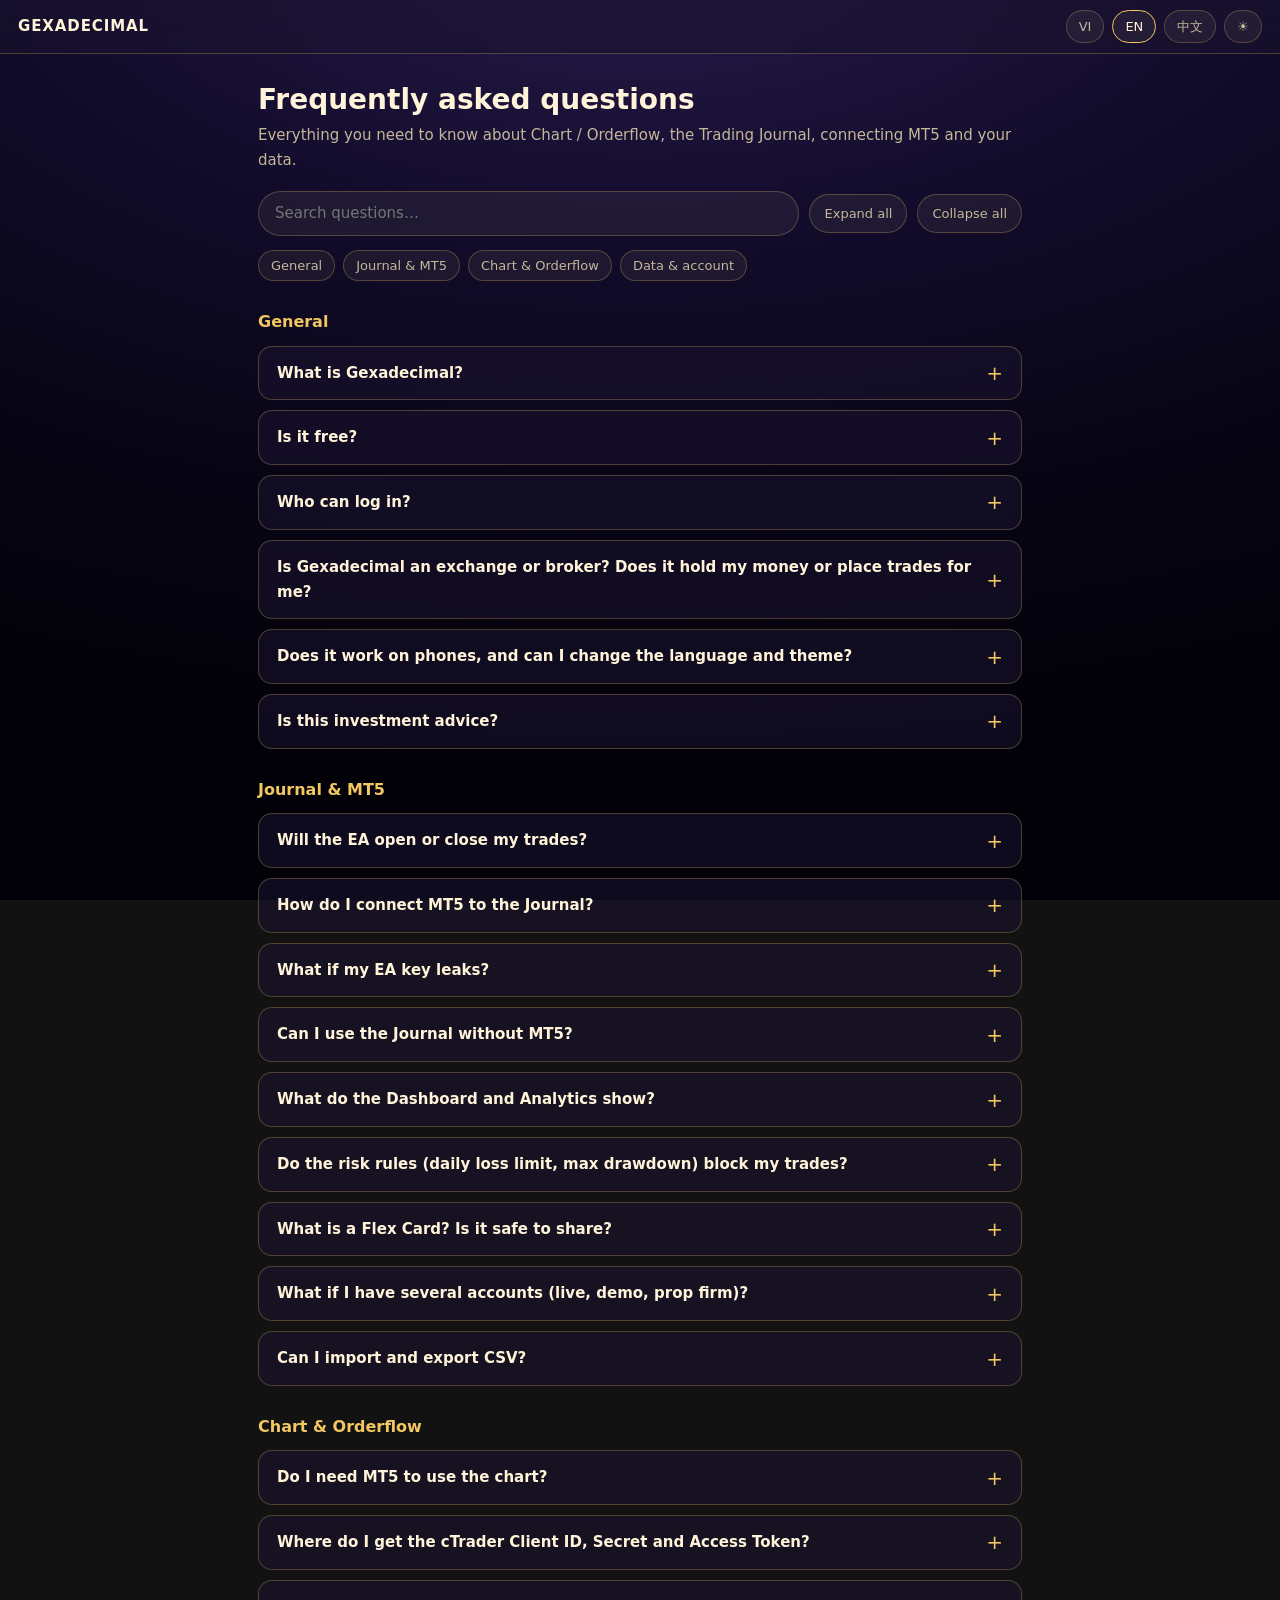
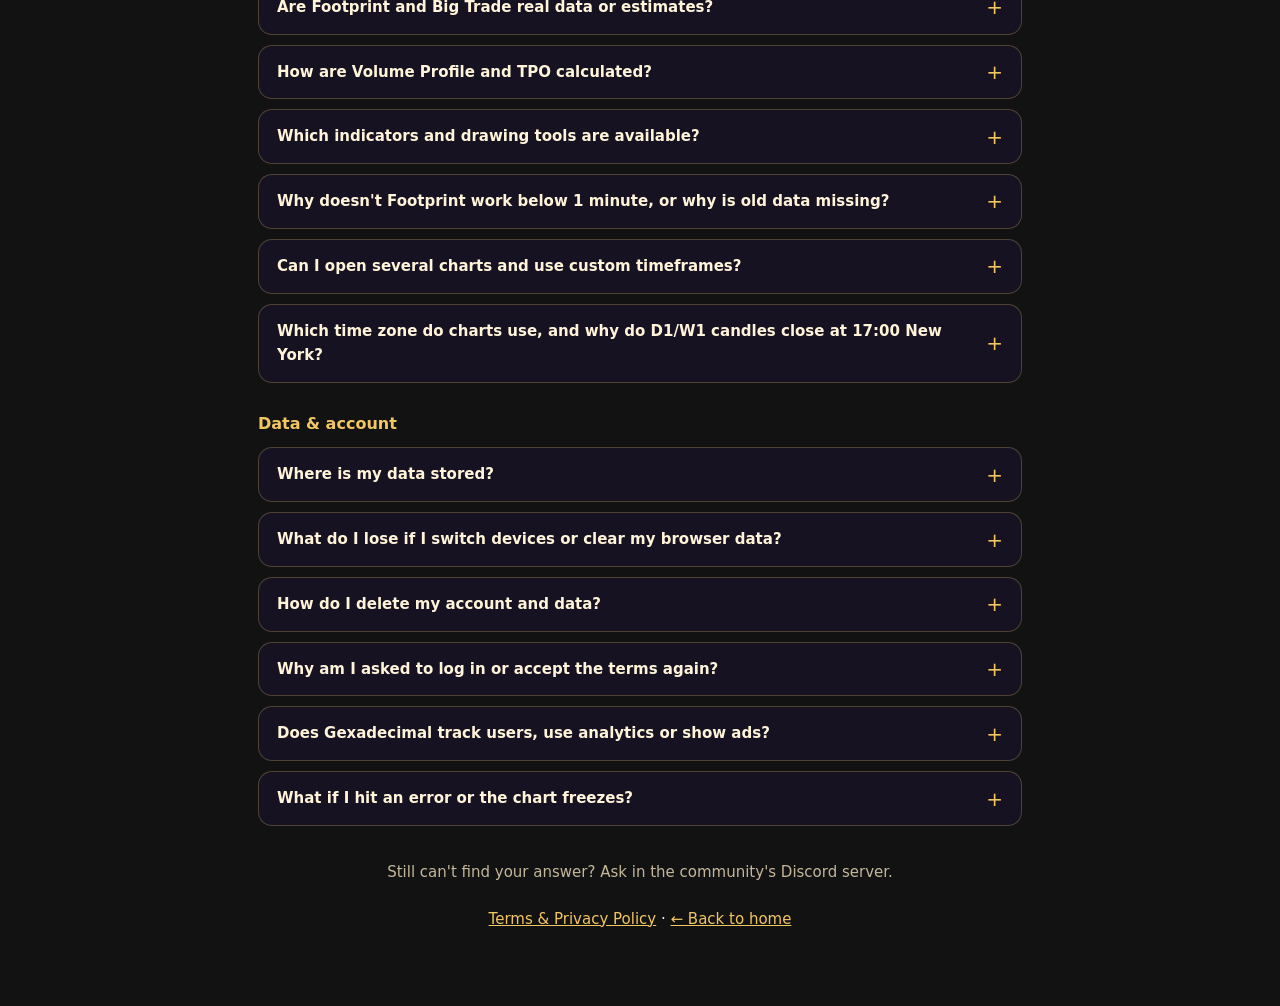
<file: faq.html>
<!DOCTYPE html>
<html lang="vi" data-l="vi" data-theme="dark">
<head>
<meta charset="utf-8">
<meta name="viewport" content="width=device-width, initial-scale=1, viewport-fit=cover">
<title>Câu hỏi thường gặp – Gexadecimal</title>
<meta name="description" content="Câu hỏi thường gặp về Gexadecimal: đăng nhập Discord, kết nối MT5, cTrader, Footprint, dữ liệu và tài khoản.">
<style>
/* Trang FAQ có link cố định. Không nạp Google Fonts để trang này không gửi IP người đọc sang Google. */
:root{--bgg:radial-gradient(130% 95% at 50% -10%,#2b1c4f 0%,#120c2b 38%,#070514 70%,#020108 100%);--card:rgba(26,19,48,.58);--ink:#fff4d9;--mut:#c4b79a;--line:rgba(244,201,106,.26);--inp:rgba(255,236,190,.06);--acc:#f2c660;color-scheme:dark}
:root[data-theme="light"]{--bgg:radial-gradient(130% 95% at 50% -10%,#fff6dc 0%,#f6ecff 45%,#efe6fb 75%,#e9e0f6 100%);--card:rgba(255,251,240,.8);--ink:#2a1c06;--mut:#7a6740;--line:rgba(176,116,26,.3);--inp:rgba(255,255,255,.85);--acc:#a8701a;color-scheme:light}
*{box-sizing:border-box}
body{margin:0;min-height:100vh;background:var(--bgg) fixed;color:var(--ink);font:15px/1.65 "Space Grotesk",system-ui,-apple-system,"Segoe UI",sans-serif}
a{color:var(--acc)}
.bar{display:flex;align-items:center;gap:8px;padding:10px 18px;border-bottom:1px solid var(--line);background:var(--card);backdrop-filter:blur(14px);-webkit-backdrop-filter:blur(14px);position:sticky;top:0;z-index:5}
.bar .home{margin-right:auto;font-weight:800;letter-spacing:.06em;text-transform:uppercase;text-decoration:none;color:var(--ink)}
.bar button{font:inherit;font-size:13px;color:var(--mut);background:var(--inp);border:1px solid var(--line);border-radius:999px;padding:5px 12px;cursor:pointer}
.bar button.on{color:var(--ink);border-color:var(--acc)}
main{max-width:800px;margin:0 auto;padding:28px 18px 60px}
h1{font-size:28px;line-height:1.25;margin:0 0 6px}
.sub{color:var(--mut);margin:0 0 18px}
.tools{display:flex;gap:10px;flex-wrap:wrap;align-items:center;margin:0 0 6px}
#q{flex:1;min-width:200px;font:inherit;color:var(--ink);background:var(--inp);border:1px solid var(--line);border-radius:999px;padding:9px 16px;outline:none}
#q:focus{border-color:var(--acc)}
.tools button{font:inherit;font-size:13px;color:var(--mut);background:var(--inp);border:1px solid var(--line);border-radius:999px;padding:8px 14px;cursor:pointer}
.tools button:hover{color:var(--ink);border-color:var(--acc)}
.nav2{display:flex;gap:8px;flex-wrap:wrap;margin:14px 0 4px}
.nav2 a{font-size:13px;text-decoration:none;color:var(--mut);background:var(--inp);border:1px solid var(--line);border-radius:999px;padding:4px 12px}
.nav2 a:hover{color:var(--ink);border-color:var(--acc)}
h2{font-size:16px;margin:28px 0 10px;color:var(--acc);scroll-margin-top:70px}
details{background:var(--card);border:1px solid var(--line);border-radius:14px;margin:0 0 10px;transition:border-color .2s}
details[open],details:hover{border-color:var(--acc)}
summary{cursor:pointer;list-style:none;padding:14px 46px 14px 18px;font-weight:700;position:relative}
summary::-webkit-details-marker{display:none}
summary::after{content:"+";position:absolute;right:18px;top:50%;transform:translateY(-50%);font-size:20px;font-weight:400;color:var(--acc);line-height:1}
details[open] summary::after{content:"\2212"}
summary:focus-visible{outline:2px solid var(--acc);outline-offset:2px;border-radius:14px}
.a{padding:0 18px 14px;color:var(--mut)}.a p{margin:0 0 8px}
#none{display:none;text-align:center;color:var(--mut);padding:30px 0}
.cta{margin-top:34px;text-align:center;color:var(--mut)}
.back{margin-top:22px;text-align:center}
</style>
</head>
<body>
<div class="bar" role="navigation">
  <a class="home" href="index.html">Gexadecimal</a>
  <button type="button" data-l="vi">VI</button><button type="button" data-l="en">EN</button><button type="button" data-l="zh">中文</button>
  <button type="button" id="th" aria-label="Theme">☀</button>
</div>
<main>
  <h1 id="h1"></h1>
  <p class="sub" id="sub"></p>
  <div class="tools"><input id="q" type="search" autocomplete="off"><button type="button" id="ex"></button><button type="button" id="co"></button></div>
  <div class="nav2" id="nav2"></div>
  <div id="list"></div>
  <p id="none"></p>
  <p class="cta" id="cta"></p>
  <p class="back"><a id="terms" href="terms.html"></a> · <a id="back" href="index.html"></a></p>
</main>
<script src="faq-data.js"></script>
<script>
(function () {
  var root = document.documentElement;
  function ld(k) { try { return localStorage.getItem(k); } catch (e) { return null; } }
  function sv(k, v) { try { localStorage.setItem(k, v); } catch (e) {} }
  var q = new URLSearchParams(location.search), IX = { vi: 0, en: 1, zh: 2 };
  var nav = (navigator.language || "vi").slice(0, 2);
  var lang = q.get("lang") || ld("gx-lang") || (nav === "vi" ? "vi" : nav === "zh" ? "zh" : "en");
  if (!(lang in IX)) lang = "vi";
  var theme = q.get("theme") || ld("gx-theme") || "dark";
  var UI = {
    title: ["Câu hỏi thường gặp", "Frequently asked questions", "常见问题"],
    sub: ["Mọi thứ cần biết về Chart / Orderflow, Trading Journal, kết nối MT5 và dữ liệu của bạn.", "Everything you need to know about Chart / Orderflow, the Trading Journal, connecting MT5 and your data.", "关于图表 / Orderflow、交易日志、MT5 连接和你的数据，你需要了解的一切。"],
    search: ["Tìm câu hỏi…", "Search questions…", "搜索问题…"],
    ex: ["Mở tất cả", "Expand all", "全部展开"], co: ["Thu gọn tất cả", "Collapse all", "全部收起"],
    none: ["Không có câu hỏi nào khớp.", "No matching questions.", "没有匹配的问题。"],
    cta: ["Vẫn chưa tìm thấy câu trả lời? Hỏi trong server Discord của cộng đồng.", "Still can't find your answer? Ask in the community's Discord server.", "还没找到答案？请到社区的 Discord 服务器提问。"],
    back: ["← Về trang chủ", "← Back to home", "← 返回首页"],
    terms: ["Điều khoản & Quyền riêng tư", "Terms & Privacy Policy", "使用条款与隐私政策"],
    doc: ["Câu hỏi thường gặp – Gexadecimal", "FAQ – Gexadecimal", "常见问题 – Gexadecimal"]
  };
  var $ = function (id) { return document.getElementById(id); };
  function el(tag, cls, txt) { var e = document.createElement(tag); if (cls) e.className = cls; if (txt != null) e.textContent = txt; return e; }
  function norm(s) { return s.toLowerCase().normalize("NFD").replace(/[\u0300-\u036f]/g, "").replace(/đ/g, "d"); }
  var rows = [];
  function build() {
    var i = IX[lang], list = $("list"), nv = $("nav2"); list.textContent = ""; nv.textContent = ""; rows = [];
    window.GX_FAQ.forEach(function (g) {
      var h = el("h2", null, g.t[i]); h.id = g.id; list.appendChild(h);
      var a = el("a", null, g.t[i]); a.href = "#" + g.id; nv.appendChild(a);
      g.items.forEach(function (it) {
        var d = el("details"), s = el("summary", null, it.q[i]), body = el("div", "a");
        it.a[i].split("\n\n").forEach(function (p) { body.appendChild(el("p", null, p)); });
        d.appendChild(s); d.appendChild(body); list.appendChild(d);
        rows.push({ d: d, h: h, t: norm(it.q[i] + " " + it.a[i]) });
      });
    });
    filter();
  }
  function filter() {
    var k = norm($("q").value.trim()), shown = 0, seen = {};
    rows.forEach(function (r) { var ok = !k || r.t.indexOf(k) >= 0; r.d.hidden = !ok; if (ok) { shown++; seen[r.h.id] = 1; } });
    rows.forEach(function (r) { r.h.hidden = !seen[r.h.id]; });
    $("none").style.display = shown ? "none" : "block";
  }
  function setLang(l, save) {
    lang = l; root.dataset.l = l; root.lang = l; var i = IX[l];
    document.title = UI.doc[i]; $("h1").textContent = UI.title[i]; $("sub").textContent = UI.sub[i];
    $("q").placeholder = UI.search[i]; $("ex").textContent = UI.ex[i]; $("co").textContent = UI.co[i];
    $("none").textContent = UI.none[i]; $("cta").textContent = UI.cta[i]; $("back").textContent = UI.back[i]; $("terms").textContent = UI.terms[i];
    Array.prototype.forEach.call(document.querySelectorAll(".bar button[data-l]"), function (b) { b.classList.toggle("on", b.dataset.l === l); });
    build(); if (save) sv("gx-lang", l);
  }
  function setTheme(t) { root.dataset.theme = t; $("th").textContent = t === "dark" ? "☀" : "🌙"; sv("gx-theme", t); }
  Array.prototype.forEach.call(document.querySelectorAll(".bar button[data-l]"), function (b) { b.onclick = function () { setLang(b.dataset.l, true); }; });
  $("th").onclick = function () { setTheme(root.dataset.theme === "dark" ? "light" : "dark"); };
  $("q").oninput = filter;
  $("ex").onclick = function () { rows.forEach(function (r) { if (!r.d.hidden) r.d.open = true; }); };
  $("co").onclick = function () { rows.forEach(function (r) { r.d.open = false; }); };
  setLang(lang, false); setTheme(theme);
  if (location.hash) { var t = $(location.hash.slice(1)); if (t) t.scrollIntoView(); }
})();
</script>
</body>
</html>
</file>
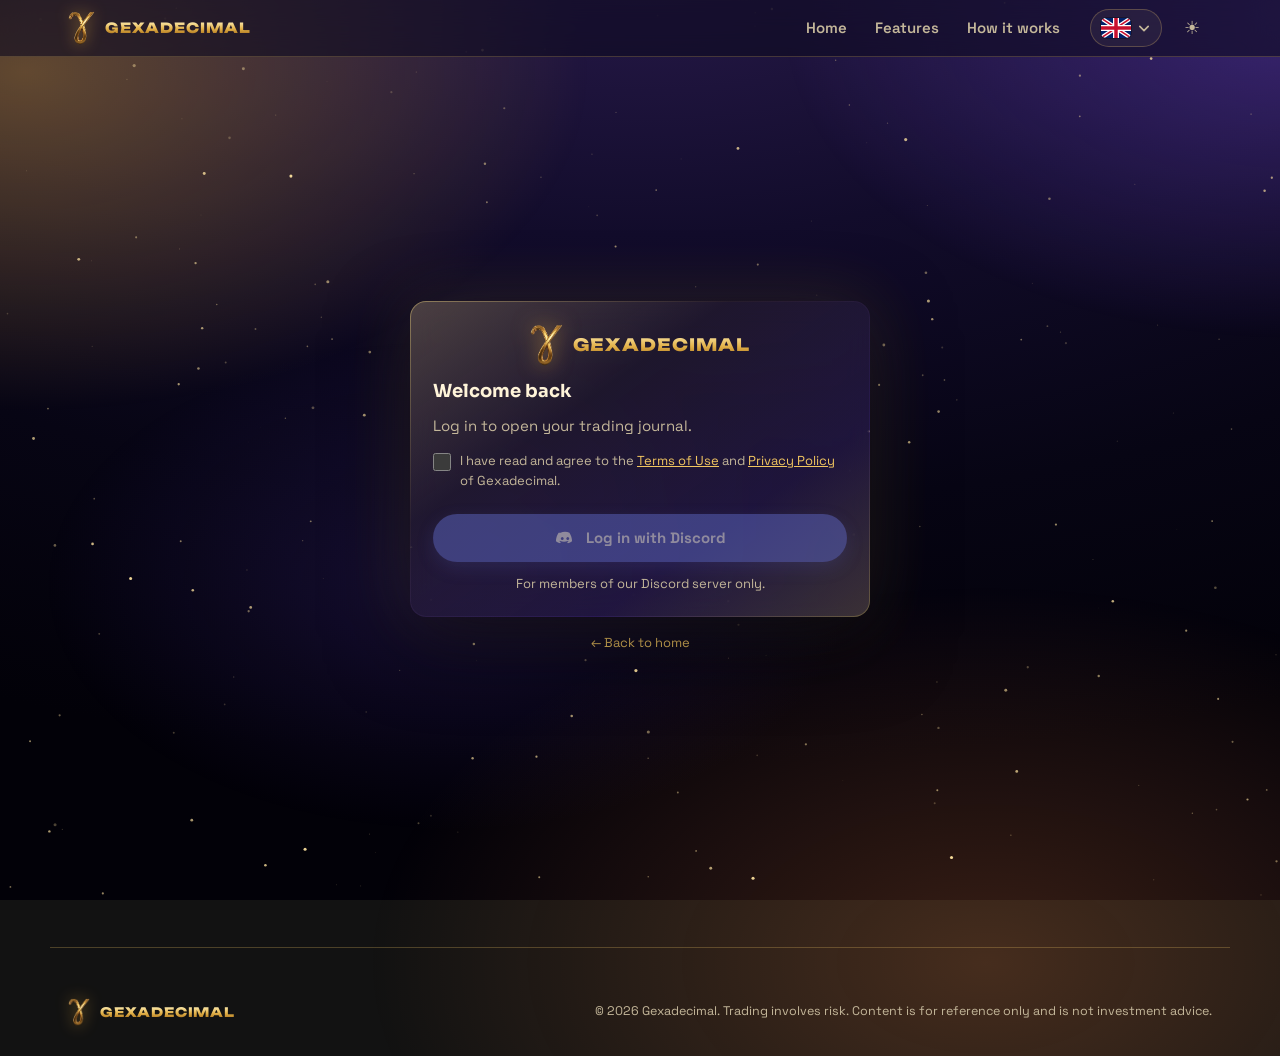
<file: login.html>
<!DOCTYPE html>
<html lang="vi">
<head>
<meta charset="utf-8">
<meta name="viewport" content="width=device-width, initial-scale=1, viewport-fit=cover">
<title>Đăng nhập – Gexadecimal</title>
<meta name="description" content="Gexadecimal: nhật ký giao dịch trên trình duyệt. Đồng bộ lệnh từ MT5, thống kê tỷ lệ thắng, drawdown, phân tích hiệu suất và tạo thẻ chiến tích.">
<link rel="icon" type="image/png" href="[data-uri]">
<link rel="preconnect" href="https://fonts.googleapis.com">
<link href="https://fonts.googleapis.com/css2?family=Unbounded:wght@800&family=Sora:wght@500;700;800&family=Space+Grotesk:wght@400;500;700&display=swap" rel="stylesheet">
<style>
:root{--bgg:radial-gradient(130% 95% at 50% -10%,#2b1c4f 0%,#120c2b 38%,#070514 70%,#020108 100%);--card:rgba(26,19,48,.58);--hole:#16102e;--ink:#fff4d9;--mut:#c4b79a;--line:rgba(244,201,106,.26);--inp:rgba(255,236,190,.06);--win:#4be0a8;--loss:#ff6b7a;--acc:#f2c660;--c1:#f6d77f;--c2:#ffab4d;--c3:#4be0a8;--c4:#ffe7a6;--c5:#e8946a;--star:255,228,160;--nebo:1;--grad:linear-gradient(135deg,#fff0b8 0%,#f2c660 28%,#b8801f 55%,#f6d77f 78%,#a46c14 100%);--onacc:#1a1204;--glow:242,198,96;--neb:radial-gradient(42% 36% at 18% 22%,rgba(255,191,64,.34),transparent 70%),radial-gradient(38% 34% at 84% 18%,rgba(125,80,230,.38),transparent 70%),radial-gradient(46% 40% at 68% 88%,rgba(255,140,70,.22),transparent 70%),radial-gradient(30% 26% at 40% 60%,rgba(90,60,190,.2),transparent 70%);color-scheme:dark}
:root[data-theme="light"]{--bgg:radial-gradient(130% 95% at 50% -10%,#fff6dc 0%,#f6ecff 45%,#efe6fb 75%,#e9e0f6 100%);--card:rgba(255,251,240,.74);--hole:#fff8e8;--ink:#2a1c06;--mut:#7a6740;--line:rgba(176,116,26,.3);--inp:rgba(255,255,255,.85);--win:#0b8a62;--loss:#c62f3a;--acc:#a8701a;--c1:#a8701a;--c2:#c9650a;--c3:#0b8a62;--c4:#8a6a2a;--c5:#b0502a;--star:176,116,26;--nebo:.75;--grad:linear-gradient(135deg,#fff0b8 0%,#f2c660 28%,#b8801f 55%,#f6d77f 78%,#a46c14 100%);--onacc:#1a1204;--glow:176,116,26;--neb:radial-gradient(42% 36% at 18% 22%,rgba(255,196,70,.42),transparent 70%),radial-gradient(38% 34% at 84% 18%,rgba(170,130,255,.34),transparent 70%),radial-gradient(46% 40% at 68% 88%,rgba(255,170,100,.28),transparent 70%);color-scheme:light}
*{box-sizing:border-box}
html{scroll-behavior:smooth;scroll-padding-top:80px}
body{margin:0;min-height:100vh;background:var(--bgg) fixed;color:var(--ink);font:15px/1.55 "Space Grotesk",system-ui,-apple-system,"Segoe UI",sans-serif;overflow-x:hidden}
body::before{content:"";position:fixed;inset:-25%;z-index:0;pointer-events:none;opacity:var(--nebo);background:var(--neb);animation:drift 50s ease-in-out infinite alternate}
@keyframes drift{from{transform:translate(-3%,-2%) rotate(0)}to{transform:translate(4%,3%) rotate(8deg)}}
@keyframes rise{from{opacity:0;transform:translateY(14px)}}
@keyframes float{50%{transform:translateY(-10px)}}
#sky{position:fixed;inset:0;width:100%;height:100%;z-index:0;pointer-events:none}
main,.foot{position:relative;z-index:1}
a{color:var(--acc);text-decoration:none}a:hover{text-decoration:underline}
:focus-visible{outline:2px solid var(--acc);outline-offset:2px}
h1,h2,h3{margin:0}
.wm{font-family:Unbounded,"Arial Black",sans-serif;font-weight:800;letter-spacing:.06em;text-transform:uppercase;background:linear-gradient(180deg,#fff0b8,#e3b24a 55%,#a8701a);-webkit-background-clip:text;background-clip:text;color:transparent}
.wrap{position:relative;z-index:1;max-width:1180px;margin:0 auto;padding:18px}
.card{background:var(--card);backdrop-filter:blur(14px);-webkit-backdrop-filter:blur(14px);border:1px solid var(--line);border-radius:16px;padding:20px;box-shadow:0 12px 40px rgba(0,0,10,.25)}
.mut{color:var(--mut)}
.pill{display:inline-block;font-size:12px;padding:3px 12px;border-radius:999px;background:var(--inp);color:var(--mut);border:1px solid var(--line)}
.pill.ok{color:var(--win)}
.btn{display:inline-block;font:inherit;font-weight:700;border:0;background:var(--grad);color:var(--onacc);padding:10px 20px;border-radius:999px;cursor:pointer;box-shadow:0 0 16px rgba(var(--glow),.4);text-align:center;transition:transform .15s,box-shadow .15s}
.btn:hover{text-decoration:none;transform:translateY(-1px);box-shadow:0 0 24px rgba(var(--glow),.65)}
.btn.sm{padding:7px 16px;font-size:14px}.btn.full{width:100%;padding:12px}
.btn:disabled{opacity:.6;cursor:wait}
.ib{flex:none;width:40px;height:40px;display:grid;place-items:center;border:0;background:none;color:var(--mut);border-radius:12px;cursor:pointer;font-size:18px}
.ib:hover{background:var(--inp);color:var(--ink)}

/* nav */
.nav{position:sticky;top:0;z-index:30;display:flex;align-items:center;gap:10px;padding:8px max(18px,calc((100vw - 1180px)/2 + 18px));background:var(--card);backdrop-filter:blur(18px);-webkit-backdrop-filter:blur(18px);border-bottom:1px solid var(--line)}
.logo{display:flex;align-items:center;gap:10px;color:var(--ink);margin-right:auto}.logo:hover{text-decoration:none}
.logo img{height:34px;width:auto;filter:drop-shadow(0 0 8px rgba(255,190,60,.45))}
.logo .wm{font-size:14px;line-height:1}
.links{display:flex;gap:4px;margin-right:8px}
.links a{color:var(--mut);font-weight:600;padding:8px 12px;border-radius:999px}
.links a:hover{color:var(--ink);background:var(--inp);text-decoration:none}

/* hero */
.hero{display:grid;grid-template-columns:1.1fr .9fr;gap:36px;align-items:center;min-height:calc(100vh - 60px);padding-top:30px;padding-bottom:30px}
.hero-txt{animation:rise .7s both}
.hero h1{font:800 clamp(28px,4.2vw,48px)/1.15 Sora,sans-serif;margin:16px 0}
.grad{background:linear-gradient(135deg,#fff0b8,#f0c75e 45%,#d9902a);-webkit-background-clip:text;background-clip:text;color:transparent}
.lead{font-size:17px;color:var(--mut);max-width:540px;margin:0 0 22px}.lead b{color:var(--ink)}
.stats{display:flex;gap:26px;flex-wrap:wrap}
.stats b{display:block;font:700 22px Sora,sans-serif}
.stats small{color:var(--mut)}
.logo-big{margin-top:26px}
.logo-big img{height:170px;width:auto;filter:drop-shadow(0 0 28px rgba(255,190,60,.45));animation:float 6s ease-in-out infinite}

/* auth */
.auth{padding:22px;animation:rise .8s .1s both;box-shadow:0 20px 70px rgba(var(--glow),.22)}
.auth-brand{display:flex;align-items:center;justify-content:center;gap:10px;margin-bottom:14px}
.auth-brand img{height:42px;filter:drop-shadow(0 0 10px rgba(255,190,60,.5))}.auth-brand .wm{font-size:17px}
.tfs{display:flex;gap:2px;flex-wrap:wrap}
.tabs{justify-content:center;margin-bottom:12px;background:var(--inp);border-radius:999px;padding:3px}
.tabs .tf{flex:1}
.tf{border:0;background:none;color:var(--mut);padding:8px 14px;border-radius:999px;font:inherit;font-weight:600;font-size:14px;cursor:pointer}
.tf:hover{color:var(--ink)}
.tf.on{background:var(--grad);color:var(--onacc);box-shadow:0 0 14px rgba(var(--glow),.45)}
.pane{display:none;flex-direction:column;gap:12px}.pane.on{display:flex;animation:rise .35s both}
.pane h2{font:700 18px Sora,sans-serif}
.pane p{margin:0}
label{display:flex;flex-direction:column;gap:6px;font-size:13px;font-weight:600}
input[type=email],input[type=text],input[type=password]{width:100%;font:inherit;font-weight:400;font-size:15px;padding:11px 12px;border:1px solid var(--line);border-radius:10px;background:var(--inp);color:var(--ink)}
input::placeholder{color:var(--mut);opacity:.6}
input:focus{outline:none;border-color:var(--acc);box-shadow:0 0 0 3px rgba(var(--glow),.3)}
input.bad{border-color:var(--loss)}
.pw{position:relative;display:block}.pw input{padding-right:44px}
.eye{position:absolute;right:4px;top:50%;transform:translateY(-50%);width:36px;height:34px;border:0;background:none;cursor:pointer;color:var(--mut);border-radius:8px;font-size:15px}
.eye:hover{background:var(--inp)}
.row{display:flex;justify-content:space-between;align-items:center;gap:10px;font-size:13px}
.chk{flex-direction:row;align-items:flex-start;gap:8px;font-weight:400;color:var(--mut);font-size:13px}
input[type=checkbox]{width:18px;height:18px;margin:1px 0 0;flex:none;accent-color:#d9a334}
.meter{display:flex;gap:4px}.meter i{flex:1;height:4px;border-radius:4px;background:var(--line);transition:background .2s}
.meter[data-s="1"] i:nth-child(-n+1){background:var(--loss)}
.meter[data-s="2"] i:nth-child(-n+2){background:var(--c2)}
.meter[data-s="3"] i:nth-child(-n+3){background:var(--c4)}
.meter[data-s="4"] i{background:var(--win)}
label small{font-weight:400}
.err{min-height:0;color:var(--loss);font-size:13px}.err:empty{display:none}
.err.okm{color:var(--win)}
.sw{text-align:center;font-size:13px;color:var(--mut)}

/* sections */
.sec{padding-top:70px;padding-bottom:20px}
.sh2{text-align:center;margin-bottom:28px}
.sh2 h2{font:800 clamp(22px,3.2vw,34px)/1.2 Sora,sans-serif;margin:12px 0 8px}
.grid{display:grid;grid-template-columns:repeat(3,1fr);gap:16px}
.ft{transition:transform .2s,border-color .2s}
.ft:hover{transform:translateY(-4px);border-color:var(--acc)}
.ft h3{font:700 16px Sora,sans-serif;margin:14px 0 8px}
.ft p,.st p{margin:0;color:var(--mut);font-size:14px}
.ico{width:46px;height:46px;border-radius:14px;display:grid;place-items:center;font-size:22px;font-weight:700;background:var(--inp);border:1px solid var(--line)}
.c1{color:var(--c1)}.c2{color:var(--c2)}.c3{color:var(--c3)}.c4{color:var(--c4)}.c5{color:var(--c5)}
.steps{display:grid;grid-template-columns:repeat(3,1fr);gap:16px}
.st b{display:grid;place-items:center;width:38px;height:38px;border-radius:50%;background:var(--grad);color:var(--onacc);font:700 16px Sora,sans-serif;box-shadow:0 0 16px rgba(var(--glow),.5)}
.st h3{font:700 16px Sora,sans-serif;margin:14px 0 6px}
.cta{display:flex;align-items:center;justify-content:space-between;gap:20px;margin-top:40px;padding:28px}
.cta h2{font:800 clamp(18px,2.4vw,24px)/1.25 Sora,sans-serif;margin-bottom:6px}
.foot{display:flex;flex-wrap:wrap;gap:12px 24px;align-items:center;justify-content:space-between;padding-top:50px;padding-bottom:30px;border-top:1px solid var(--line);margin-top:50px}
.foot .logo{margin:0}.foot .logo img{height:28px}.foot .wm{font-size:13px}
#toast{position:fixed;left:50%;bottom:24px;transform:translate(-50%,20px);z-index:50;background:var(--hole);color:var(--ink);border:1px solid var(--line);padding:10px 18px;border-radius:999px;opacity:0;pointer-events:none;transition:.3s;box-shadow:0 10px 40px rgba(0,0,10,.5)}
#toast.on{opacity:1;transform:translate(-50%,0)}

@media(max-width:900px){
.hero{grid-template-columns:1fr;min-height:0;gap:26px}
.auth{order:-1}.hero-txt{order:1}
.logo-big{display:none}
.grid{grid-template-columns:repeat(2,1fr)}.steps{grid-template-columns:1fr}
}
@media(max-width:620px){
.links{display:none}.grid{grid-template-columns:1fr}
.cta{flex-direction:column;align-items:flex-start}
.nav{padding:8px 14px}.logo .wm{font-size:13px}
}
@media(prefers-reduced-motion:reduce){*{animation:none!important;transition:none!important}html{scroll-behavior:auto}}

:root[data-theme="light"] .wm{background:linear-gradient(180deg,#c28a1c,#8a5a0c);-webkit-background-clip:text;background-clip:text}
:root[data-theme="light"] .grad{background:linear-gradient(135deg,#b8780f,#8f5a08);-webkit-background-clip:text;background-clip:text}

/* ===== Dark: vàng ánh kim vũ trụ ===== */
:root[data-theme="dark"] .btn,:root[data-theme="dark"] .tf.on,:root[data-theme="dark"] .st b{background:var(--grad);background-size:220% 220%;background-position:0% 50%;box-shadow:0 0 18px rgba(242,198,96,.35),inset 0 1px 0 rgba(255,255,255,.55),inset 0 -2px 4px rgba(120,70,0,.35);transition:background-position .6s,transform .15s,box-shadow .2s}
:root[data-theme="dark"] .btn:hover{background-position:100% 50%;box-shadow:0 0 30px rgba(242,198,96,.6),inset 0 1px 0 rgba(255,255,255,.6),inset 0 -2px 4px rgba(120,70,0,.35)}
:root[data-theme="dark"] .card{border-color:transparent;background:linear-gradient(var(--card),var(--card)) padding-box,linear-gradient(145deg,rgba(255,226,140,.55),rgba(244,201,106,.1) 35%,rgba(125,80,230,.25) 70%,rgba(255,226,140,.4)) border-box;box-shadow:0 14px 50px rgba(0,0,10,.5),0 0 40px rgba(125,80,230,.1)}
:root[data-theme="dark"] .auth{box-shadow:0 24px 80px rgba(0,0,10,.6),0 0 70px rgba(242,198,96,.16)}
:root[data-theme="dark"] .ft:hover{box-shadow:0 14px 50px rgba(0,0,10,.5),0 0 34px rgba(242,198,96,.22)}
:root[data-theme="dark"] .nav{background:rgba(14,10,32,.6);border-bottom-color:rgba(244,201,106,.22)}
:root[data-theme="dark"] .grad{background:linear-gradient(110deg,#fff0b8 0%,#f2c660 30%,#c98a22 50%,#ffe9a8 70%,#f2c660 100%);background-size:220% 100%;-webkit-background-clip:text;background-clip:text;animation:sheen 7s linear infinite}
@keyframes sheen{to{background-position:-220% 0}}
:root[data-theme="dark"] .logo-big img{filter:drop-shadow(0 0 34px rgba(255,190,60,.55)) drop-shadow(0 0 80px rgba(125,80,230,.35))}
:root[data-theme="dark"] .ico{background:radial-gradient(circle at 30% 25%,rgba(255,226,140,.22),rgba(255,236,190,.04));border-color:rgba(244,201,106,.35)}
:root[data-theme="dark"] .pill{border-color:rgba(244,201,106,.3)}
:root[data-theme="dark"] input:focus{border-color:#f2c660}

/* ===== Light: champagne ánh kim, đồng bộ với dark ===== */
:root[data-theme="light"] .btn,:root[data-theme="light"] .tf.on,:root[data-theme="light"] .st b{background:var(--grad);background-size:220% 220%;background-position:0% 50%;box-shadow:0 4px 16px rgba(176,116,26,.35),inset 0 1px 0 rgba(255,255,255,.7),inset 0 -2px 4px rgba(120,70,0,.3);transition:background-position .6s,transform .15s,box-shadow .2s}
:root[data-theme="light"] .btn:hover{background-position:100% 50%;box-shadow:0 6px 24px rgba(176,116,26,.5),inset 0 1px 0 rgba(255,255,255,.7),inset 0 -2px 4px rgba(120,70,0,.3)}
:root[data-theme="light"] .card{border-color:transparent;background:linear-gradient(var(--card),var(--card)) padding-box,linear-gradient(145deg,rgba(214,158,46,.75),rgba(244,201,106,.2) 35%,rgba(150,110,230,.35) 70%,rgba(214,158,46,.6)) border-box;box-shadow:0 14px 40px rgba(120,80,20,.14),0 0 40px rgba(170,130,255,.1)}
:root[data-theme="light"] .auth{box-shadow:0 24px 70px rgba(120,80,20,.2),0 0 60px rgba(255,196,70,.25)}
:root[data-theme="light"] .ft:hover{box-shadow:0 14px 40px rgba(120,80,20,.2),0 0 30px rgba(255,196,70,.3)}
:root[data-theme="light"] .nav{background:rgba(255,248,230,.72);border-bottom-color:rgba(176,116,26,.25)}
:root[data-theme="light"] .grad{background:linear-gradient(110deg,#b8780f 0%,#d9a334 30%,#8f5a08 50%,#e0b04a 70%,#b8780f 100%);background-size:220% 100%;-webkit-background-clip:text;background-clip:text;animation:sheen 7s linear infinite}
:root[data-theme="light"] .logo-big img{filter:drop-shadow(0 8px 22px rgba(176,116,26,.45))}
:root[data-theme="light"] .ico{background:radial-gradient(circle at 30% 25%,rgba(255,226,140,.55),rgba(255,255,255,.5));border-color:rgba(176,116,26,.35)}
:root[data-theme="light"] input:focus{border-color:#b8780f}

#lang{position:relative}
#langBtn{display:flex;align-items:center;gap:8px;height:38px;padding:0 12px 0 10px;border:1px solid var(--line);border-radius:999px;background:var(--inp);color:var(--mut);cursor:pointer;font:inherit;transition:.2s}
#langBtn:hover,#lang.open #langBtn{border-color:var(--acc);color:var(--ink);box-shadow:0 0 14px rgba(var(--glow),.3)}
.chev{transition:transform .2s}#lang.open .chev{transform:rotate(180deg)}
.fl{width:30px;height:20px;border-radius:5px;overflow:hidden;display:block;flex:none;box-shadow:0 0 0 1px rgba(0,0,0,.3)}
.fl svg{width:100%;height:100%;display:block}
#langMenu{position:absolute;right:0;top:calc(100% + 8px);margin:0;padding:6px;list-style:none;display:none;flex-direction:column;gap:2px;min-width:68px;background:var(--hole);border:1px solid var(--line);border-radius:16px;box-shadow:0 16px 40px rgba(0,0,10,.45),0 0 24px rgba(var(--glow),.15);backdrop-filter:blur(16px);-webkit-backdrop-filter:blur(16px);z-index:40}
#lang.open #langMenu{display:flex;animation:rise .2s both}
#langMenu li{display:grid;place-items:center;height:42px;border-radius:12px;cursor:pointer;border:1px solid transparent}
#langMenu li:hover,#langMenu li:focus-visible{background:var(--inp)}
#langMenu li.on{background:var(--inp);border-color:var(--acc);box-shadow:0 0 12px rgba(var(--glow),.3)}
#langMenu .fl{width:36px;height:24px;border-radius:6px}

.btn.ghost{display:block}
:root[data-theme] .btn.ghost{background:var(--inp);color:var(--ink);border:1px solid var(--line);box-shadow:none}
:root[data-theme] .btn.ghost:hover{background:var(--inp);border-color:var(--acc);box-shadow:0 0 16px rgba(var(--glow),.3)}
.welcome{display:flex;flex-direction:column;gap:12px;text-align:center}
.welcome h2{font:700 18px Sora,sans-serif;margin:6px 0 0}.welcome p{margin:0 0 6px}
.solo{position:relative;z-index:1;display:flex;flex-direction:column;align-items:center;justify-content:center;min-height:calc(100vh - 60px);padding:30px 18px;gap:16px}
.solo .auth{width:100%;max-width:460px}
.back{text-align:center;font-size:13px;margin:0}
.tabs a.tf{display:block;flex:1;text-align:center;text-decoration:none}
.tabs a.tf:hover{text-decoration:none}
.dc{display:flex;align-items:center;justify-content:center;gap:10px;background:#5865F2!important;color:#fff!important;text-decoration:none;box-shadow:0 6px 18px rgba(88,101,242,.35)!important}.dc:hover{filter:brightness(1.08)}.dc.dis{opacity:.6;pointer-events:none}
.agree{display:flex!important;flex-direction:row!important;align-items:flex-start;gap:9px;font-weight:400;margin:2px 0 12px;font-size:13px;line-height:1.5;color:var(--mut);text-align:left;cursor:pointer}
.agree input{margin-top:2px;flex:none}.agree span{flex:1;min-width:0}
.agree a{color:var(--acc);text-decoration:underline;cursor:pointer}
.agree.shake{animation:shk .4s}
.agree.bad input{outline:2px solid var(--loss);outline-offset:2px}
@keyframes shk{20%,60%{transform:translateX(-5px)}40%,80%{transform:translateX(5px)}}
.dc.off{opacity:.5;filter:grayscale(.35);cursor:not-allowed}
.tm{position:fixed;inset:0;z-index:100;display:flex;align-items:center;justify-content:center;padding:16px;background:rgba(2,1,8,.72);backdrop-filter:blur(4px)}
.tm[hidden]{display:none}
.tm-box{width:100%;max-width:560px;max-height:86vh;display:flex;flex-direction:column;background:var(--hole);color:var(--ink);border:1px solid var(--line);border-radius:18px;box-shadow:0 24px 80px rgba(0,0,10,.6)}
.tm-h{display:flex;align-items:center;justify-content:space-between;gap:10px;padding:16px 20px;border-bottom:1px solid var(--line)}
.tm-h h3{margin:0;font-size:17px}
.tm-x{border:0;background:none;color:var(--mut);font-size:22px;line-height:1;cursor:pointer;padding:2px 6px}
.tm-b{padding:0;overflow:hidden;flex:1;min-height:0}.tm-b iframe{display:block;width:100%;height:min(62vh,540px);border:0;background:transparent}
.tm-b h4{margin:14px 0 4px;font-size:14px;color:var(--acc)}.tm-b h4:first-child{margin-top:0}
.tm-b p,.tm-b li{margin:0 0 6px;color:var(--ink)}.tm-b ul{margin:0 0 6px;padding-left:20px}
.tm-f{padding:12px 20px 16px;border-top:1px solid var(--line);display:flex;gap:10px;justify-content:flex-end;flex-wrap:wrap}
.tm-f .btn{padding:9px 18px}
</style>
</head>
<body data-page="login">
<canvas id="sky"></canvas>

<header class="nav" id="nav">
  <a class="logo" href="index.html" aria-label="Gexadecimal"><img src="[data-uri]" alt=""><span class="wm">Gexadecimal</span></a>
  <nav class="links" id="links">
    <a href="index.html">Trang chủ</a>
    <a href="index.html#features">Tính năng</a>
    <a href="index.html#how">Cách hoạt động</a>
  </nav>
  <div id="lang"><button type="button" id="langBtn" aria-haspopup="listbox" aria-expanded="false" aria-label="Language"><span class="fl" id="langCur"></span><svg class="chev" viewBox="0 0 12 8" width="10" height="7" fill="none" stroke="currentColor" stroke-width="2" stroke-linecap="round" stroke-linejoin="round"><path d="M1 1.5l5 5 5-5"/></svg></button><ul id="langMenu" role="listbox"><li role="option" data-lang="vi" tabindex="0" aria-label="Tiếng Việt" title="Tiếng Việt"><span class="fl"><svg viewBox="0 0 30 20" preserveAspectRatio="xMidYMid slice"><rect width="30" height="20" fill="#da251d"/><g fill="#ffde00"><polygon points="15.00,4.00 16.48,8.56 21.28,8.56 17.40,11.38 18.88,15.94 15.00,13.12 11.12,15.94 12.60,11.38 8.72,8.56 13.52,8.56"/></g></svg></span></li><li role="option" data-lang="en" tabindex="0" aria-label="English" title="English"><span class="fl"><svg viewBox="0 0 60 40" preserveAspectRatio="xMidYMid slice"><rect width="60" height="40" fill="#012169"/><path d="M0 0L60 40M60 0L0 40" stroke="#fff" stroke-width="8"/><path d="M0 0L60 40M60 0L0 40" stroke="#c8102e" stroke-width="3"/><path d="M30 0V40M0 20H60" stroke="#fff" stroke-width="12"/><path d="M30 0V40M0 20H60" stroke="#c8102e" stroke-width="7"/></svg></span></li><li role="option" data-lang="zh" tabindex="0" aria-label="中文" title="中文"><span class="fl"><svg viewBox="0 0 30 20" preserveAspectRatio="xMidYMid slice"><rect width="30" height="20" fill="#de2910"/><g fill="#ffde00"><polygon points="5.00,2.00 5.67,4.07 7.85,4.07 6.09,5.35 6.76,7.43 5.00,6.15 3.24,7.43 3.91,5.35 2.15,4.07 4.33,4.07"/><polygon points="9.14,2.51 9.62,1.97 9.25,1.34 9.91,1.63 10.39,1.08 10.33,1.80 11.00,2.09 10.29,2.25 10.22,2.97 9.85,2.35"/><polygon points="11.01,4.14 11.66,3.82 11.56,3.10 12.07,3.62 12.72,3.30 12.38,3.95 12.88,4.47 12.17,4.34 11.83,4.99 11.73,4.27"/><polygon points="11.04,6.73 11.76,6.70 11.96,6.00 12.21,6.68 12.94,6.66 12.37,7.10 12.62,7.79 12.01,7.38 11.44,7.83 11.64,7.13"/><polygon points="9.22,8.38 9.90,8.63 10.35,8.06 10.32,8.79 11.00,9.05 10.30,9.24 10.26,9.96 9.87,9.36 9.16,9.55 9.62,8.98"/></g></svg></span></li></ul></div>
  <button class="ib" id="th" type="button" aria-label="Đổi giao diện sáng/tối"></button>
</header>
<main class="solo" id="top"><aside class="card auth" id="auth" aria-label="Gexadecimal"><div class="auth-brand"><img src="[data-uri]" alt=""><span class="wm">Gexadecimal</span></div><div class="pane on" id="f-login">
      <h2>Chào mừng trở lại</h2>
      <p class="mut">Đăng nhập để vào nhật ký giao dịch.</p>
      <p class="err" id="authErr" role="alert"></p>
      <label class="agree" id="agreeBox"><input type="checkbox" id="agreeChk"><span>Tôi đã đọc và đồng ý với <a href="#" id="termsLink">Điều khoản sử dụng</a> và <a href="#" id="privLink">Chính sách quyền riêng tư</a> của Gexadecimal.</span></label>
      <a class="btn full dc" id="dcBtn" href="#"><svg viewBox="0 0 24 24" width="22" height="22" fill="currentColor" aria-hidden="true"><path d="M7.2 6.2C9.9 4.9 14.1 4.9 16.8 6.2c1.8 2.7 2.8 5.9 2.9 9.4-1.4 1.1-2.9 1.8-4.5 2.2l-.9-1.5c.6-.2 1.1-.5 1.6-.8-.2-.1-.4-.3-.5-.4-2.9 1.3-6.1 1.3-9 0-.2.1-.3.3-.5.4.5.3 1 .6 1.6.8l-.9 1.5c-1.6-.4-3.1-1.100-4.5-2.2.1-3.500 1.100-6.700 2.900-9.400z"/><ellipse cx="9" cy="12.600" rx="1.500" ry="1.700" fill="#5865F2"/><ellipse cx="15" cy="12.600" rx="1.500" ry="1.700" fill="#5865F2"/></svg><span>Đăng nhập bằng Discord</span></a>
      <p class="sw">Chỉ dành cho thành viên server Discord của chúng tôi.</p>
    </div></aside><p class="back"><a href="index.html">← Về trang chủ</a></p></main>
<footer class="foot wrap"><span class="logo"><img src="[data-uri]" alt=""><span class="wm">Gexadecimal</span></span><small class="mut">© <span id="yr"></span> Gexadecimal. Giao dịch có rủi ro, nội dung chỉ mang tính tham khảo, không phải lời khuyên đầu tư.</small></footer>

<div class="tm" id="termsModal" role="dialog" aria-modal="true" aria-labelledby="tmTitle" hidden>
  <div class="tm-box">
    <div class="tm-h"><h3 id="tmTitle">Điều khoản sử dụng và Chính sách quyền riêng tư</h3><button type="button" class="tm-x" id="tmX" aria-label="Đóng">×</button></div>
    <div class="tm-b"><iframe id="tmFrame" title="Điều khoản sử dụng và Chính sách quyền riêng tư" src="about:blank"></iframe></div>
    <div class="tm-f"><a class="btn ghost" id="tmOpen" href="terms.html" target="_blank" rel="noopener">Mở trang riêng</a><button type="button" class="btn ghost" id="tmClose">Đóng</button><button type="button" class="btn" id="tmAgree">Tôi đồng ý</button></div>
  </div>
</div>

<div id="toast" role="status" aria-live="polite"></div>
<script src="app/js/config.js"></script>
<script>
/* ===== Cấu hình ===== */
const CONFIG = {
  APP_URL: "app/index.html" // Trang web chính (signal-bridge) – đổi thành URL thật khi triển khai
};

/* ===== Tiện ích ===== */
const $ = (s, r = document) => r.querySelector(s);
const $$ = (s, r = document) => [...r.querySelectorAll(s)];
const ld = (k, d) => { try { const v = localStorage.getItem(k); return v === null ? d : v; } catch (e) { return d; } };
const sv = (k, v) => { try { localStorage.setItem(k, v); } catch (e) {} };
function toast(msg) { const t = $("#toast"); t.textContent = msg; t.classList.add("on"); clearTimeout(toast.t); toast.t = setTimeout(() => t.classList.remove("on"), 3200); }

/* ===== Giao diện sáng/tối ===== */
function setTheme(t) {
  document.documentElement.dataset.theme = t; sv("gx-theme", t);
  $("#th").textContent = t === "dark" ? "☀" : "🌙";
}
setTheme(ld("gx-theme", "dark"));
$("#th").onclick = () => setTheme(document.documentElement.dataset.theme === "dark" ? "light" : "dark");
$("#yr").textContent = new Date().getFullYear();

/* ===== Nền sao (giống web chính) ===== */
(function () {
  const cv = $("#sky"), x = cv.getContext("2d"), rm = matchMedia("(prefers-reduced-motion:reduce)").matches;
  let W, H, st = [], col = "255,255,255", f = 0;
  function size() {
    const d = devicePixelRatio || 1; W = innerWidth; H = innerHeight; cv.width = W * d; cv.height = H * d; x.setTransform(d, 0, 0, d, 0, 0);
    st = Array.from({ length: Math.round(W * H / 5000) }, () => ({ x: Math.random() * W, y: Math.random() * H, z: Math.random() * .9 + .1, p: Math.random() * 6.28, s: Math.random() * .004 + .001 }));
  }
  function frame(t) {
    if (f++ % 30 === 0) col = getComputedStyle(document.documentElement).getPropertyValue("--star").trim() || "255,255,255";
    x.clearRect(0, 0, W, H);
    st.forEach(s => { const a = .3 + .7 * Math.abs(Math.sin(s.p + t * s.s)); x.fillStyle = `rgba(${col},${a * s.z})`; x.beginPath(); x.arc(s.x, (s.y + (rm ? 0 : t * .006 * s.z)) % H, s.z * 1.4 + .2, 0, 6.283); x.fill(); });
    if (!rm) requestAnimationFrame(frame);
  }
  size(); addEventListener("resize", () => { size(); if (rm) frame(0); }); requestAnimationFrame(frame);
})();

/* ===== Đăng nhập bằng Discord =====
   Nút chuyển sang Worker (/auth/discord/login) -> Discord -> Worker kiểm tra có trong server không
   -> chuyển về app/index.html#token=... (xem app/js/auth.js). Lỗi được Worker gửi về qua ?error=... */
const API = ((window.GX_CONFIG && window.GX_CONFIG.API_URL) || "").trim().replace(/\/+$/, "");
const TERMS_VERSION = "2026-10-24-1";   // phải trùng TERMS_VERSION trong worker.js; đổi cả hai khi sửa điều khoản
$("#dcBtn").href = API + "/auth/discord/login?terms=" + TERMS_VERSION;
/* Phải tích đồng ý Điều khoản/Chính sách mới được đăng nhập */
const chk = $("#agreeChk"), box = $("#agreeBox"), dcb = $("#dcBtn");
const syncAgree = () => { dcb.classList.toggle("off", !chk.checked); dcb.setAttribute("aria-disabled", String(!chk.checked)); if (chk.checked) { box.classList.remove("bad"); if ($("#authErr").dataset.agree) { $("#authErr").textContent = ""; delete $("#authErr").dataset.agree; } } };
chk.addEventListener("change", syncAgree); syncAgree();
dcb.addEventListener("click", e => {
  if (!chk.checked) {
    e.preventDefault(); box.classList.add("bad"); box.classList.remove("shake"); void box.offsetWidth; box.classList.add("shake");
    $("#authErr").textContent = tr("Bạn cần đồng ý với Điều khoản sử dụng và Chính sách quyền riêng tư để đăng nhập."); $("#authErr").dataset.agree = "1";
    return;
  }
  dcb.classList.add("dis"); setTimeout(() => dcb.classList.remove("dis"), 8000);
});
/* Cửa sổ điều khoản */
const tm = $("#termsModal");
/* Nội dung điều khoản nằm ở terms.html (một nguồn duy nhất), cửa sổ này chỉ nhúng nó vào */
const openTm = h => e => {
  e.preventDefault();
  $("#tmFrame").src = "terms.html?embed=1&lang=" + LANG + "&theme=" + document.documentElement.dataset.theme + h;
  $("#tmOpen").href = "terms.html?lang=" + LANG + h;
  tm.hidden = false; $("#tmAgree").focus();
};
const closeTm = () => { tm.hidden = true; };
$("#termsLink").onclick = openTm(""); $("#privLink").onclick = openTm("#data");
$("#tmX").onclick = closeTm; $("#tmClose").onclick = closeTm;
$("#tmAgree").onclick = () => { chk.checked = true; syncAgree(); closeTm(); };
tm.addEventListener("click", e => { if (e.target === tm) closeTm(); });
document.addEventListener("keydown", e => { if (e.key === "Escape" && !tm.hidden) closeTm(); });
// đã có phiên còn hạn thì vào thẳng app (app sẽ tự đá về đây nếu phiên không còn hợp lệ)
try {
  const t = localStorage.getItem("gx_session");
  const p = t && JSON.parse(atob(t.split(".")[0].replace(/-/g, "+").replace(/_/g, "/")));
  if (p && p.exp > Date.now()) window.location.replace(CONFIG.APP_URL);
} catch (e) {}
const AUTH_ERR = {
  not_in_server: "Tài khoản Discord của bạn chưa ở trong server. Hãy tham gia server rồi đăng nhập lại.",
  missing_role: "Tài khoản của bạn chưa có role được phép truy cập. Hãy liên hệ admin server.",
  denied: "Bạn đã huỷ đăng nhập Discord.",
  terms: "Bạn cần đồng ý với Điều khoản sử dụng và Chính sách quyền riêng tư để đăng nhập.",
  terms_update: "Điều khoản đã được cập nhật. Vui lòng đọc và đồng ý lại để tiếp tục.",
  expired: "Phiên đăng nhập đã hết hạn, vui lòng đăng nhập lại.",
  other: "Đăng nhập không thành công, vui lòng thử lại."
};
function renderAuthErr() {
  const c = new URLSearchParams(location.search).get("error");
  $("#authErr").textContent = c ? tr(AUTH_ERR[c] || AUTH_ERR.other) : "";
}

/* ===== Đa ngôn ngữ (vi / en / zh) ===== */
const I18N = [
["Mở trang riêng","Open full page","打开完整页面"],
["Tôi đã đọc và đồng ý với","I have read and agree to the","我已阅读并同意"],
["Điều khoản sử dụng","Terms of Use","使用条款"],
["Chính sách quyền riêng tư","Privacy Policy","隐私政策"],
["của Gexadecimal.","of Gexadecimal.","（Gexadecimal）。"],
["Bạn cần đồng ý với Điều khoản sử dụng và Chính sách quyền riêng tư để đăng nhập.","You must agree to the Terms of Use and Privacy Policy to log in.","您需要同意使用条款和隐私政策才能登录。"],
["Điều khoản sử dụng và Chính sách quyền riêng tư","Terms of Use and Privacy Policy","使用条款和隐私政策"],
["Đóng","Close","关闭"],
["Tôi đồng ý","I agree","我同意"],
["Đăng nhập bằng Discord","Log in with Discord","使用 Discord 登录"],
["Chỉ dành cho thành viên server Discord của chúng tôi.","For members of our Discord server only.","仅限本 Discord 服务器成员。"],
["Tài khoản Discord của bạn chưa ở trong server. Hãy tham gia server rồi đăng nhập lại.","Your Discord account is not in the server. Join the server and log in again.","你的 Discord 账号不在服务器中。请先加入服务器再重新登录。"],
["Tài khoản của bạn chưa có role được phép truy cập. Hãy liên hệ admin server.","Your account doesn't have a role that allows access. Please contact the server admin.","你的账号没有访问所需的角色，请联系服务器管理员。"],
["Bạn đã huỷ đăng nhập Discord.","You cancelled the Discord login.","你已取消 Discord 登录。"],
["Phiên đăng nhập đã hết hạn, vui lòng đăng nhập lại.","Your login session has expired, please log in again.","登录已过期，请重新登录。"],
["Đăng nhập không thành công, vui lòng thử lại.","Login failed, please try again.","登录失败，请重试。"],
["Trang chủ","Home","首页"],
["← Về trang chủ","← Back to home","← 返回首页"],
["Tính năng","Features","功能"],
["Cách hoạt động","How it works","使用方式"],
["Đăng nhập","Log in","登录"],
["Đăng ký","Sign up","注册"],
["Chào mừng trở lại","Welcome back","欢迎回来"],
["Email","Email","邮箱"],
["Mật khẩu","Password","密码"],
["Ghi nhớ đăng nhập","Remember me","记住我"],
["Quên mật khẩu?","Forgot password?","忘记密码？"],
["Chưa có tài khoản?","Don't have an account?","还没有账号？"],
["Đăng ký ngay","Sign up now","立即注册"],
["Tạo tài khoản","Create account","创建账号"],
["Dùng chữ hoa, số và ký tự đặc biệt để mạnh hơn.","Use uppercase letters, numbers and symbols to make it stronger.","使用大写字母、数字和特殊字符可提高强度。"],
["Điều khoản","Terms","服务条款"],
["và","and","和"],
["Chính sách bảo mật","Privacy Policy","隐私政策"],
["Khôi phục mật khẩu","Reset password","找回密码"],
["Nhập email, chúng tôi sẽ gửi liên kết đặt lại mật khẩu.","Enter your email and we'll send you a link to reset your password.","输入邮箱，我们将发送重置密码的链接。"],
["Gửi liên kết","Send link","发送链接"],
["← Quay lại đăng nhập","← Back to log in","← 返回登录"],
["Tạo tài khoản","Create an account","创建账号"],
["Gexadecimal. Giao dịch có rủi ro, nội dung chỉ mang tính tham khảo, không phải lời khuyên đầu tư.","Gexadecimal. Trading involves risk. Content is for reference only and is not investment advice.","Gexadecimal。交易有风险，内容仅供参考，不构成投资建议。"],
["Đổi giao diện sáng/tối","Toggle light/dark theme","切换浅色/深色主题"],
["Hiện/ẩn mật khẩu","Show/hide password","显示/隐藏密码"],
["ban@email.com","you@email.com","you@email.com"],
["Mật khẩu yếu","Weak password","密码强度弱"],
["Mật khẩu trung bình","Fair password","密码强度一般"],
["Mật khẩu khá tốt","Good password","密码强度较好"],
["Mật khẩu mạnh","Strong password","密码强度强"],
["Vui lòng nhập email hợp lệ.","Please enter a valid email.","请输入有效的邮箱。"],
["Vui lòng nhập mật khẩu.","Please enter your password.","请输入密码。"],
["Vui lòng nhập họ tên.","Please enter your full name.","请输入姓名。"],
["Mật khẩu cần tối thiểu 8 ký tự.","Password must be at least 8 characters.","密码至少需要 8 个字符。"],
["Mật khẩu nhập lại không khớp.","Passwords do not match.","两次输入的密码不一致。"],
["Bạn cần đồng ý với Điều khoản và Chính sách bảo mật.","You must agree to the Terms and Privacy Policy.","您需要同意服务条款和隐私政策。"],
["Đang xử lý…","Processing…","处理中…"],
["Nếu email tồn tại, liên kết đặt lại mật khẩu đã được gửi.","If the email exists, a password reset link has been sent.","如果该邮箱存在，重置密码的链接已发送。"],
["Đăng nhập thành công (demo, chưa nối API)","Logged in successfully (demo, API not connected)","登录成功（演示，尚未连接 API）"],
["Tạo tài khoản thành công (demo, chưa nối API)","Account created (demo, API not connected)","账号创建成功（演示，尚未连接 API）"],
["Có lỗi xảy ra, vui lòng thử lại.","Something went wrong, please try again.","出错了，请重试。"],
["Đăng nhập để vào nhật ký giao dịch.","Log in to open your trading journal.","登录以进入交易日志。"],
["Điều khoản đã được cập nhật. Vui lòng đọc và đồng ý lại để tiếp tục.","The terms have been updated. Please read and accept them again to continue.","条款已更新，请阅读并重新同意后继续。"]
];
const LANGS = [["vi","Tiếng Việt"],["en","English"],["zh","中文"]];
const MAP = new Map(I18N.map(r => [r[0], r]));
let LANG = ld("gx-lang", ({ vi: "vi", zh: "zh" })[(navigator.language || "vi").slice(0, 2)] || "en");
if (!LANGS.some(l => l[0] === LANG)) LANG = "vi";
const tr = s => { const r = MAP.get(s); return r ? r[{ vi: 0, en: 1, zh: 2 }[LANG]] : s; };
const ORIG = new WeakMap();
function applyLang(first) {
  document.documentElement.lang = LANG; sv("gx-lang", LANG);
  const w = document.createTreeWalker(document.body, NodeFilter.SHOW_TEXT); let n;
  while ((n = w.nextNode())) {
    if (n.parentElement.closest("script,style,select")) continue;
    if (!ORIG.has(n)) { const k = n.nodeValue.trim(); if (!k || !MAP.has(k)) continue; ORIG.set(n, n.nodeValue); }
    const o = ORIG.get(n), k = o.trim(), lead = o.match(/^\s*/)[0], trail = o.match(/\s*$/)[0];
    n.nodeValue = lead + tr(k) + trail;
  }
  $$("[placeholder],[aria-label]").forEach(e => ["placeholder", "aria-label"].forEach(a => {
    const d = "vi" + a.replace("-", ""); if (!e.hasAttribute(a)) return;
    if (!e.dataset[d]) { if (!MAP.has(e.getAttribute(a))) return; e.dataset[d] = e.getAttribute(a); }
    e.setAttribute(a, tr(e.dataset[d]));
  }));
  const PAGE = document.body.dataset.page || "home";
  const TITLES = { home: { vi: "Gexadecimal – Nhật ký giao dịch", en: "Gexadecimal – Trading Journal", zh: "Gexadecimal – 交易日志" }, login: { vi: "Đăng nhập – Gexadecimal", en: "Log in – Gexadecimal", zh: "登录 – Gexadecimal" }, register: { vi: "Đăng ký – Gexadecimal", en: "Sign up – Gexadecimal", zh: "注册 – Gexadecimal" } };
  const titles = TITLES[PAGE] || TITLES.home;
  const descs = {"vi":"Gexadecimal: nhật ký giao dịch trên trình duyệt. Đồng bộ lệnh từ MT5, thống kê tỷ lệ thắng, drawdown, phân tích hiệu suất và tạo thẻ chiến tích.","en":"Gexadecimal: a browser-based trading journal. Sync trades from MT5, track win rate and drawdown, analyze performance and build result cards.","zh":"Gexadecimal：浏览器端交易日志。同步 MT5 订单，统计胜率与回撤，分析交易表现并生成战绩卡片。"};
  document.title = titles[LANG]; $('meta[name=description]').content = descs[LANG];
  $$(".err").forEach(e => { e.textContent = ""; e.classList.remove("okm"); });
  renderAuthErr();
  if (typeof box !== "undefined" && box.classList.contains("bad") && !chk.checked) { $("#authErr").textContent = tr("Bạn cần đồng ý với Điều khoản sử dụng và Chính sách quyền riêng tư để đăng nhập."); $("#authErr").dataset.agree = "1"; }
  const mt = $("#f-register .meter"); if (mt) $("#pwHint").textContent = tr(PWHINT[+(mt.dataset.s || 0)]);
  $$("#langMenu li").forEach(li => li.classList.toggle("on", li.dataset.lang === LANG));
  $("#langCur").innerHTML = $('#langMenu li[data-lang="' + LANG + '"] .fl').innerHTML;
}
const PWHINT = ["Dùng chữ hoa, số và ký tự đặc biệt để mạnh hơn.", "Mật khẩu yếu", "Mật khẩu trung bình", "Mật khẩu khá tốt", "Mật khẩu mạnh"];
const lg = $("#lang"), lb = $("#langBtn");
const openL = o => { lg.classList.toggle("open", o); lb.setAttribute("aria-expanded", o); };
lb.onclick = e => { e.stopPropagation(); openL(!lg.classList.contains("open")); };
$$("#langMenu li").forEach(li => { const pick = () => { LANG = li.dataset.lang; applyLang(); openL(false); lb.focus(); }; li.onclick = pick; li.onkeydown = e => { if (e.key === "Enter" || e.key === " ") { e.preventDefault(); pick(); } }; });
document.addEventListener("click", e => { if (!lg.contains(e.target)) openL(false); });
document.addEventListener("keydown", e => { if (e.key === "Escape") openL(false); });
applyLang();
</script>
</body>
</html>
</file>
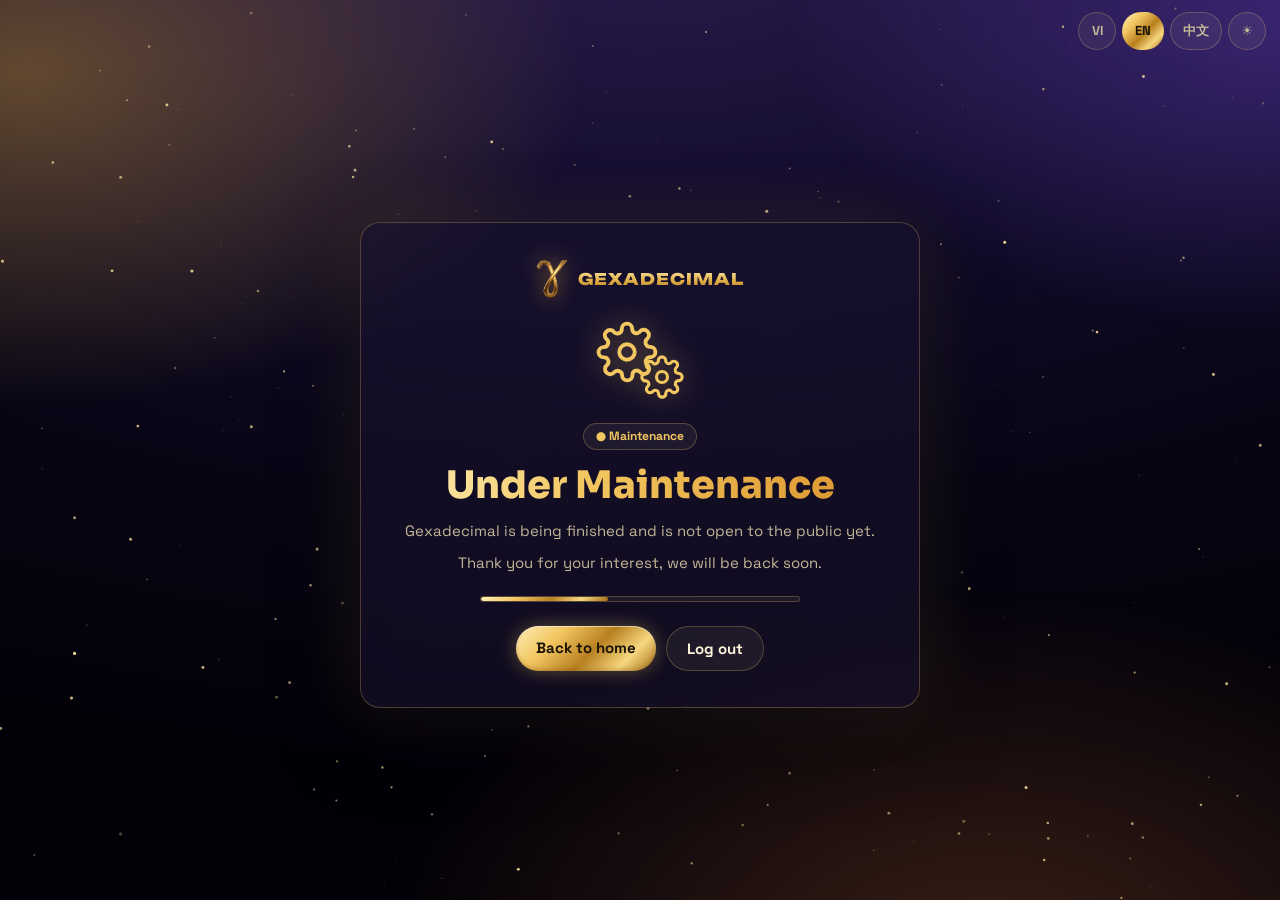
<file: maintenance.html>
<!DOCTYPE html>
<html lang="vi">
<head>
<meta charset="utf-8">
<meta name="viewport" content="width=device-width, initial-scale=1, viewport-fit=cover">
<meta name="robots" content="noindex">
<title>Đang bảo trì – Gexadecimal</title>
<link rel="icon" type="image/png" href="app/img/logo.png">
<link rel="preconnect" href="https://fonts.googleapis.com">
<link rel="preload" as="style" href="https://fonts.googleapis.com/css2?family=Unbounded:wght@800&family=Sora:wght@500;700;800&family=Space+Grotesk:wght@400;500;700&display=swap" onload="this.onload=null;this.rel='stylesheet'"><noscript><link rel="stylesheet" href="https://fonts.googleapis.com/css2?family=Unbounded:wght@800&family=Sora:wght@500;700;800&family=Space+Grotesk:wght@400;500;700&display=swap"></noscript>
<style>
:root{--bgg:radial-gradient(130% 95% at 50% -10%,#2b1c4f 0%,#120c2b 38%,#070514 70%,#020108 100%);--card:rgba(26,19,48,.58);--hole:#16102e;--ink:#fff4d9;--mut:#c4b79a;--line:rgba(244,201,106,.26);--inp:rgba(255,236,190,.06);--acc:#f2c660;--star:255,228,160;--nebo:1;--grad:linear-gradient(135deg,#fff0b8 0%,#f2c660 28%,#b8801f 55%,#f6d77f 78%,#a46c14 100%);--onacc:#1a1204;--glow:242,198,96;--neb:radial-gradient(42% 36% at 18% 22%,rgba(255,191,64,.34),transparent 70%),radial-gradient(38% 34% at 84% 18%,rgba(125,80,230,.38),transparent 70%),radial-gradient(46% 40% at 68% 88%,rgba(255,140,70,.22),transparent 70%);color-scheme:dark}
:root[data-theme="light"]{--bgg:radial-gradient(130% 95% at 50% -10%,#fff6dc 0%,#f6ecff 45%,#efe6fb 75%,#e9e0f6 100%);--card:rgba(255,251,240,.74);--hole:#fff8e8;--ink:#2a1c06;--mut:#7a6740;--line:rgba(176,116,26,.3);--inp:rgba(255,255,255,.85);--acc:#a8701a;--star:176,116,26;--nebo:.75;--glow:176,116,26;--neb:radial-gradient(42% 36% at 18% 22%,rgba(255,196,70,.42),transparent 70%),radial-gradient(38% 34% at 84% 18%,rgba(170,130,255,.34),transparent 70%),radial-gradient(46% 40% at 68% 88%,rgba(255,170,100,.28),transparent 70%);color-scheme:light}
*{box-sizing:border-box}
html,body{height:100%}
body{margin:0;min-height:100vh;background:var(--bgg) fixed;color:var(--ink);font:15px/1.55 "Space Grotesk",system-ui,-apple-system,"Segoe UI",sans-serif;overflow-x:hidden}
body::before{content:"";position:fixed;inset:-25%;z-index:0;pointer-events:none;opacity:var(--nebo);background:var(--neb);animation:drift 50s ease-in-out infinite alternate}
@keyframes drift{from{transform:translate(-3%,-2%) rotate(0)}to{transform:translate(4%,3%) rotate(8deg)}}
@keyframes rise{from{opacity:0;transform:translateY(14px)}}
@keyframes spin{to{transform:rotate(360deg)}}
@keyframes spinr{to{transform:rotate(-360deg)}}
@keyframes slide{from{transform:translateX(-100%)}to{transform:translateX(250%)}}
#sky{position:fixed;inset:0;width:100%;height:100%;z-index:0;pointer-events:none}
.tools{position:fixed;z-index:5;top:max(12px,env(safe-area-inset-top,0px));right:14px;display:flex;gap:6px;align-items:center}
.tools button{height:38px;min-width:38px;padding:0 12px;border:1px solid var(--line);border-radius:999px;background:var(--inp);color:var(--mut);font:inherit;font-weight:700;font-size:13px;cursor:pointer}
.tools button:hover{color:var(--ink);border-color:var(--acc)}
.tools button.on{background:var(--grad);color:var(--onacc);border-color:transparent}
main{position:relative;z-index:1;min-height:100vh;display:grid;place-items:center;padding:70px 18px 40px}
.card{width:100%;max-width:560px;text-align:center;padding:36px 28px;border-radius:20px;border:1px solid var(--line);background:var(--card);backdrop-filter:blur(14px);-webkit-backdrop-filter:blur(14px);box-shadow:0 24px 80px rgba(0,0,10,.5),0 0 70px rgba(var(--glow),.14);animation:rise .7s both}
.brand{display:flex;align-items:center;justify-content:center;gap:10px;margin-bottom:22px}
.brand img{height:40px;filter:drop-shadow(0 0 10px rgba(255,190,60,.5))}
.wm{font-family:Unbounded,"Arial Black",sans-serif;font-weight:800;font-size:16px;letter-spacing:.06em;text-transform:uppercase;background:linear-gradient(180deg,#fff0b8,#e3b24a 55%,#a8701a);-webkit-background-clip:text;background-clip:text;color:transparent}
:root[data-theme="light"] .wm{background:linear-gradient(180deg,#c28a1c,#8a5a0c);-webkit-background-clip:text;background-clip:text}
.gears{position:relative;width:104px;height:84px;margin:0 auto 18px;color:var(--acc);filter:drop-shadow(0 0 14px rgba(var(--glow),.45))}
.gears svg{position:absolute}
.g1{width:62px;height:62px;left:8px;top:0;animation:spin 9s linear infinite}
.g2{width:44px;height:44px;left:52px;top:34px;animation:spinr 6.5s linear infinite}
.pill{display:inline-block;font-size:12px;padding:3px 12px;border-radius:999px;background:var(--inp);color:var(--acc);border:1px solid var(--line);font-weight:700}
h1{font:800 clamp(26px,5vw,38px)/1.15 Sora,sans-serif;margin:14px 0 12px;background:linear-gradient(110deg,#fff0b8 0%,#f2c660 40%,#d9902a 100%);-webkit-background-clip:text;background-clip:text;color:transparent}
:root[data-theme="light"] h1{background:linear-gradient(135deg,#b8780f,#8f5a08);-webkit-background-clip:text;background-clip:text}
p{margin:0 0 8px;color:var(--mut)}
.bar{position:relative;height:6px;margin:22px auto 24px;max-width:320px;border-radius:99px;background:var(--inp);border:1px solid var(--line);overflow:hidden}
.bar i{position:absolute;inset:0 auto 0 0;width:40%;border-radius:99px;background:var(--grad);animation:slide 1.8s ease-in-out infinite}
.myid{margin:18px 0 0;font-size:12px;color:var(--mut)}.myid code{cursor:pointer;color:var(--acc);font-weight:700;word-break:break-all}
.acts{display:flex;gap:10px;justify-content:center;flex-wrap:wrap}
.btn{display:inline-block;font:inherit;font-weight:700;border:0;background:var(--grad);color:var(--onacc);padding:10px 20px;border-radius:999px;cursor:pointer;text-decoration:none;box-shadow:0 0 18px rgba(var(--glow),.35),inset 0 1px 0 rgba(255,255,255,.55),inset 0 -2px 4px rgba(120,70,0,.3)}
.btn:hover{box-shadow:0 0 28px rgba(var(--glow),.6),inset 0 1px 0 rgba(255,255,255,.6)}
.btn.ghost{background:var(--inp);color:var(--ink);border:1px solid var(--line);box-shadow:none}
.btn.ghost:hover{border-color:var(--acc)}
:focus-visible{outline:2px solid var(--acc);outline-offset:2px}
@media(prefers-reduced-motion:reduce){*{animation:none!important}}
</style>
</head>
<body>
<canvas id="sky"></canvas>
<div class="tools" role="group" aria-label="Language">
  <button type="button" data-l="vi">VI</button><button type="button" data-l="en">EN</button><button type="button" data-l="zh">中文</button>
  <button type="button" id="th" aria-label="Theme"></button>
</div>
<main>
  <section class="card">
    <div class="brand"><img src="app/img/logo.png" alt=""><span class="wm">Gexadecimal</span></div>
    <div class="gears" aria-hidden="true">
      <svg class="g1" viewBox="0 0 24 24" fill="none" stroke="currentColor" stroke-width="1.5" stroke-linecap="round" stroke-linejoin="round"><circle cx="12" cy="12" r="3"/><path d="M19.4 15a1.7 1.7 0 0 0 .3 1.8l.1.1a2 2 0 1 1-2.8 2.8l-.1-.1a1.7 1.7 0 0 0-1.8-.3 1.7 1.7 0 0 0-1 1.5V21a2 2 0 1 1-4 0v-.1a1.7 1.7 0 0 0-1.1-1.5 1.7 1.7 0 0 0-1.8.3l-.1.1a2 2 0 1 1-2.8-2.8l.1-.1a1.7 1.7 0 0 0 .3-1.8 1.7 1.7 0 0 0-1.5-1H3a2 2 0 1 1 0-4h.1a1.7 1.7 0 0 0 1.5-1.1 1.7 1.7 0 0 0-.3-1.8l-.1-.1a2 2 0 1 1 2.8-2.8l.1.1a1.7 1.7 0 0 0 1.8.3H9a1.7 1.7 0 0 0 1-1.5V3a2 2 0 1 1 4 0v.1a1.7 1.7 0 0 0 1 1.5 1.7 1.7 0 0 0 1.8-.3l.1-.1a2 2 0 1 1 2.8 2.8l-.1.1a1.7 1.7 0 0 0-.3 1.8V9a1.7 1.7 0 0 0 1.5 1H21a2 2 0 1 1 0 4h-.1a1.7 1.7 0 0 0-1.5 1z"/></svg>
      <svg class="g2" viewBox="0 0 24 24" fill="none" stroke="currentColor" stroke-width="1.7" stroke-linecap="round" stroke-linejoin="round"><circle cx="12" cy="12" r="3"/><path d="M19.4 15a1.7 1.7 0 0 0 .3 1.8l.1.1a2 2 0 1 1-2.8 2.8l-.1-.1a1.7 1.7 0 0 0-1.8-.3 1.7 1.7 0 0 0-1 1.5V21a2 2 0 1 1-4 0v-.1a1.7 1.7 0 0 0-1.1-1.5 1.7 1.7 0 0 0-1.8.3l-.1.1a2 2 0 1 1-2.8-2.8l.1-.1a1.7 1.7 0 0 0 .3-1.8 1.7 1.7 0 0 0-1.5-1H3a2 2 0 1 1 0-4h.1a1.7 1.7 0 0 0 1.5-1.1 1.7 1.7 0 0 0-.3-1.8l-.1-.1a2 2 0 1 1 2.8-2.8l.1.1a1.7 1.7 0 0 0 1.8.3H9a1.7 1.7 0 0 0 1-1.5V3a2 2 0 1 1 4 0v.1a1.7 1.7 0 0 0 1 1.5 1.7 1.7 0 0 0 1.8-.3l.1-.1a2 2 0 1 1 2.8 2.8l-.1.1a1.7 1.7 0 0 0-.3 1.8V9a1.7 1.7 0 0 0 1.5 1H21a2 2 0 1 1 0 4h-.1a1.7 1.7 0 0 0-1.5 1z"/></svg>
    </div>
    <span class="pill" data-t="pill"></span>
    <h1 data-t="h1"></h1>
    <p data-t="p1"></p>
    <p data-t="p2"></p>
    <div class="bar" aria-hidden="true"><i></i></div>
    <div class="acts">
      <a class="btn" href="index.html" data-t="home"></a>
      <button class="btn ghost" id="lo" type="button" data-t="out"></button>
    </div>
    <p class="myid" id="diag" hidden></p>
    <p class="myid" id="myid" hidden><span data-t="idl"></span> <code id="uid" title="Copy"></code></p>
  </section>
</main>
<script>document.write('<script src="app/js/config.js?t='+Date.now()+'"><\/script>')</script>
<script>
/* Tắt bảo trì (config.js > MAINTENANCE:false) thì ai mở trang này cũng được đưa thẳng vào app. */
if (!(window.GX_CONFIG && GX_CONFIG.MAINTENANCE) && !/[?&]s=1/.test(location.search)) location.replace("app/index.html");   // ?s=1 = server đang bảo trì, không đưa vào app (tránh lặp)

const $ = s => document.querySelector(s);
const ld = (k, d) => { try { return localStorage.getItem(k) ?? d } catch (e) { return d } };
const sv = (k, v) => { try { localStorage.setItem(k, v) } catch (e) {} };
const D = {
  vi: { t: "Đang bảo trì – Gexadecimal", pill: "● Bảo trì", h1: "Đang bảo trì", p1: "Gexadecimal đang được hoàn thiện và chưa mở công khai.", p2: "Cảm ơn bạn đã quan tâm, chúng tôi sẽ sớm quay lại.", home: "Về trang chủ", out: "Đăng xuất", idl: "Discord ID của bạn (bấm để sao chép):", dEmpty: "Chưa có ID nào trong MAINTENANCE_ALLOW (app/js/config.js).", dNum: "Có ID trong MAINTENANCE_ALLOW chưa đặt trong dấu nháy kép nên bị làm tròn sai. Hãy viết dạng [\"123...\"].", dNo: "ID của bạn chưa nằm trong MAINTENANCE_ALLOW. Hãy sao chép ID bên dưới dán vào đó.", dYes: "ID của bạn đã có trong MAINTENANCE_ALLOW nhưng app vẫn chặn: app/index.html hoặc app/js/auth.js trên web đang là bản cũ, hãy cập nhật và bấm Ctrl+F5." },
  en: { t: "Under Maintenance – Gexadecimal", pill: "● Maintenance", h1: "Under Maintenance", p1: "Gexadecimal is being finished and is not open to the public yet.", p2: "Thank you for your interest, we will be back soon.", home: "Back to home", out: "Log out", idl: "Your Discord ID (click to copy):", dEmpty: "MAINTENANCE_ALLOW (app/js/config.js) is empty.", dNum: "An ID in MAINTENANCE_ALLOW is not in double quotes, so it was rounded. Write it like [\"123...\"].", dNo: "Your ID is not in MAINTENANCE_ALLOW. Copy the ID below into it.", dYes: "Your ID is in MAINTENANCE_ALLOW but the app still blocks you: app/index.html or app/js/auth.js on the site is an old version. Update them and press Ctrl+F5." },
  zh: { t: "维护中 – Gexadecimal", pill: "● 维护", h1: "系统维护中", p1: "Gexadecimal 正在完善中，暂未对外开放。", p2: "感谢你的关注，我们很快回来。", home: "返回首页", out: "退出登录", idl: "你的 Discord ID（点击复制）：", dEmpty: "MAINTENANCE_ALLOW（app/js/config.js）为空。", dNum: "MAINTENANCE_ALLOW 中有 ID 没有加双引号，数值被四舍五入。请写成 [\"123...\"]。", dNo: "你的 ID 不在 MAINTENANCE_ALLOW 中，请把下方 ID 复制进去。", dYes: "你的 ID 已在 MAINTENANCE_ALLOW 中，但应用仍拦截：网站上的 app/index.html 或 app/js/auth.js 是旧版本，请更新并按 Ctrl+F5。" }
};
let L = ld("gx-lang", ""); if (!D[L]) { const n = (navigator.language || "").toLowerCase(); L = n.startsWith("zh") ? "zh" : n.startsWith("vi") ? "vi" : "en"; }
function setLang(l) {
  L = l; sv("gx-lang", l); sv("tp_lang", l);
  document.documentElement.lang = l === "zh" ? "zh-CN" : l; document.title = D[l].t;
  document.querySelectorAll("[data-t]").forEach(e => e.textContent = D[l][e.dataset.t]);
  document.querySelectorAll(".tools [data-l]").forEach(b => b.classList.toggle("on", b.dataset.l === l));
}
document.querySelectorAll(".tools [data-l]").forEach(b => b.onclick = () => setLang(b.dataset.l));
setLang(L);

let T = ld("gx-theme", "") || ld("tp_theme", "") || (matchMedia("(prefers-color-scheme:light)").matches ? "light" : "dark");
function setTheme(t) { T = t; document.documentElement.dataset.theme = t; sv("gx-theme", t); sv("tp_theme", t); $("#th").textContent = t === "dark" ? "☀" : "🌙"; }
$("#th").onclick = () => setTheme(T === "dark" ? "light" : "dark");
setTheme(T);

(function () {
  try {
    const t = localStorage.getItem("gx_session") || "", d = JSON.parse(atob(t.split(".")[0].replace(/-/g, "+").replace(/_/g, "/")));
    if (d && d.uid && /[?&]debug=1/.test(location.search)) {
      const A = (window.GX_CONFIG && GX_CONFIG.MAINTENANCE_ALLOW) || [];
      const k = !A.length ? "dEmpty" : A.some(x => typeof x !== "string") ? "dNum" : A.map(x => x.trim()).includes(String(d.uid)) ? "dYes" : "dNo";
      $("#diag").dataset.t = k; $("#diag").textContent = D[L][k]; $("#diag").hidden = false;
    }
    if (d && d.uid) { $("#uid").textContent = d.uid; $("#myid").hidden = false; $("#uid").onclick = () => { try { navigator.clipboard.writeText(String(d.uid)); $("#uid").textContent = d.uid + " ✓"; } catch (e) {} }; }
  } catch (e) {}
})();
$("#lo").onclick = () => { try { localStorage.removeItem("gx_session") } catch (e) {} location.replace("login.html"); };

(function () {
  const cv = $("#sky"), x = cv.getContext("2d"), rm = matchMedia("(prefers-reduced-motion:reduce)").matches;
  let W, H, st = [], col = "255,255,255", f = 0;
  function size() { const d = devicePixelRatio || 1; W = innerWidth; H = innerHeight; cv.width = W * d; cv.height = H * d; x.setTransform(d, 0, 0, d, 0, 0);
    st = Array.from({ length: Math.round(W * H / 5000) }, () => ({ x: Math.random() * W, y: Math.random() * H, z: Math.random() * .9 + .1, p: Math.random() * 6.28, s: Math.random() * .004 + .001 })); }
  function frame(t) {
    if (f++ % 30 === 0) col = getComputedStyle(document.documentElement).getPropertyValue("--star").trim() || "255,255,255";
    x.clearRect(0, 0, W, H);
    st.forEach(s => { const a = .3 + .7 * Math.abs(Math.sin(s.p + t * s.s)); x.fillStyle = `rgba(${col},${a * s.z})`; x.beginPath(); x.arc(s.x, (s.y + (rm ? 0 : t * .006 * s.z)) % H, s.z * 1.4 + .2, 0, 6.283); x.fill(); });
    if (!rm) requestAnimationFrame(frame);
  }
  size(); addEventListener("resize", () => { size(); if (rm) frame(0); }); requestAnimationFrame(frame);
})();
</script>
</body>
</html>
</file>
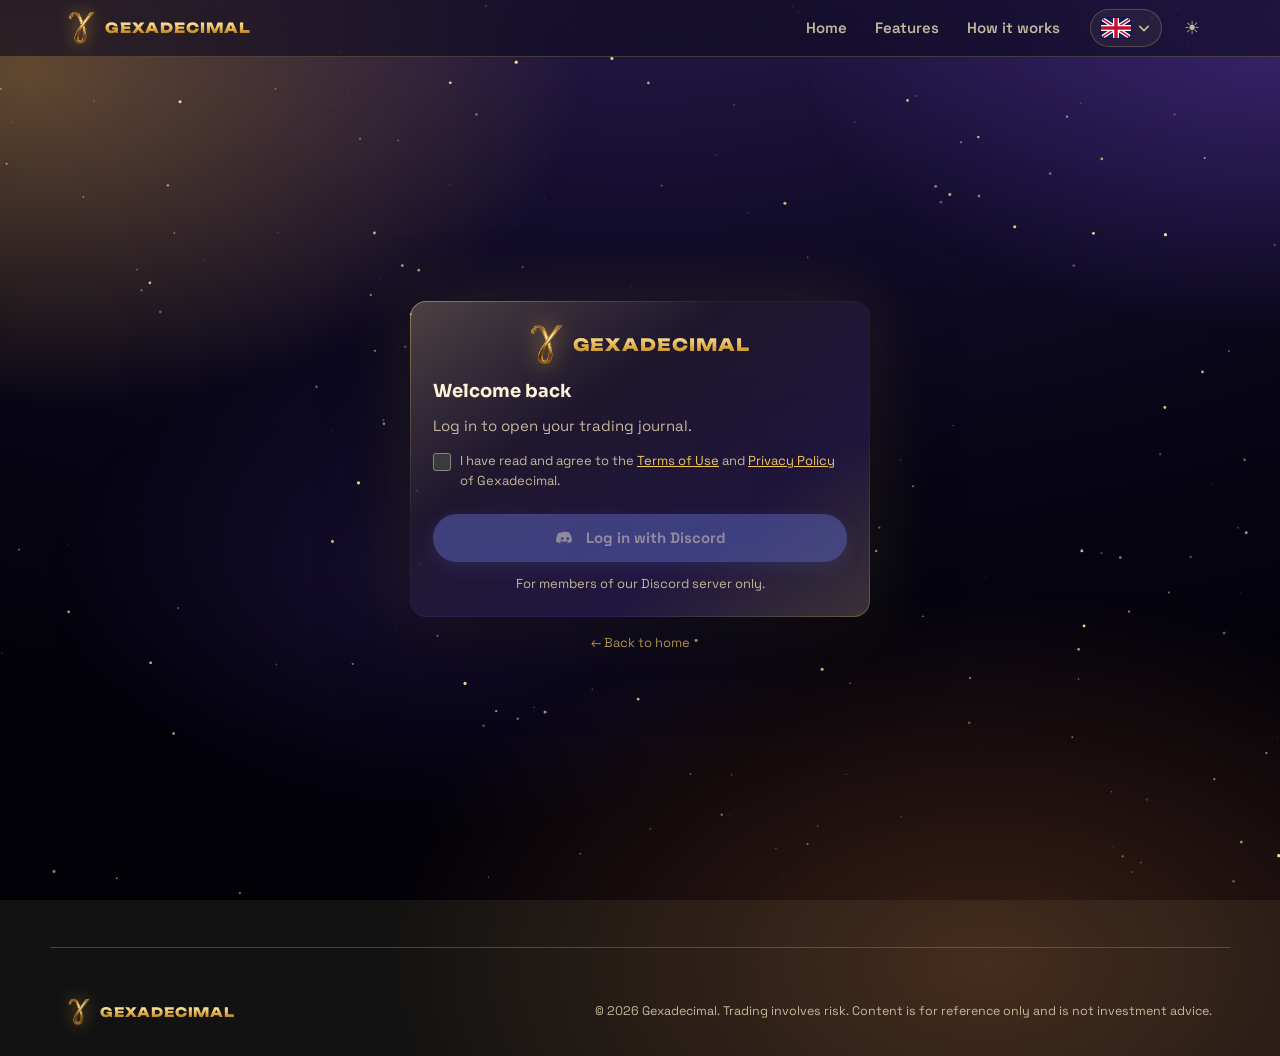
<file: register.html>
<!DOCTYPE html>
<html lang="vi">
<head>
<meta charset="utf-8">
<meta name="viewport" content="width=device-width, initial-scale=1">
<meta http-equiv="refresh" content="0;url=login.html">
<title>Đăng nhập – Gexadecimal</title>
<script>location.replace("login.html" + location.search);</script>
</head>
<body>
<p>Gexadecimal đã chuyển sang đăng nhập bằng Discord. <a href="login.html">Đăng nhập bằng Discord</a></p>
</body>
</html>
</file>
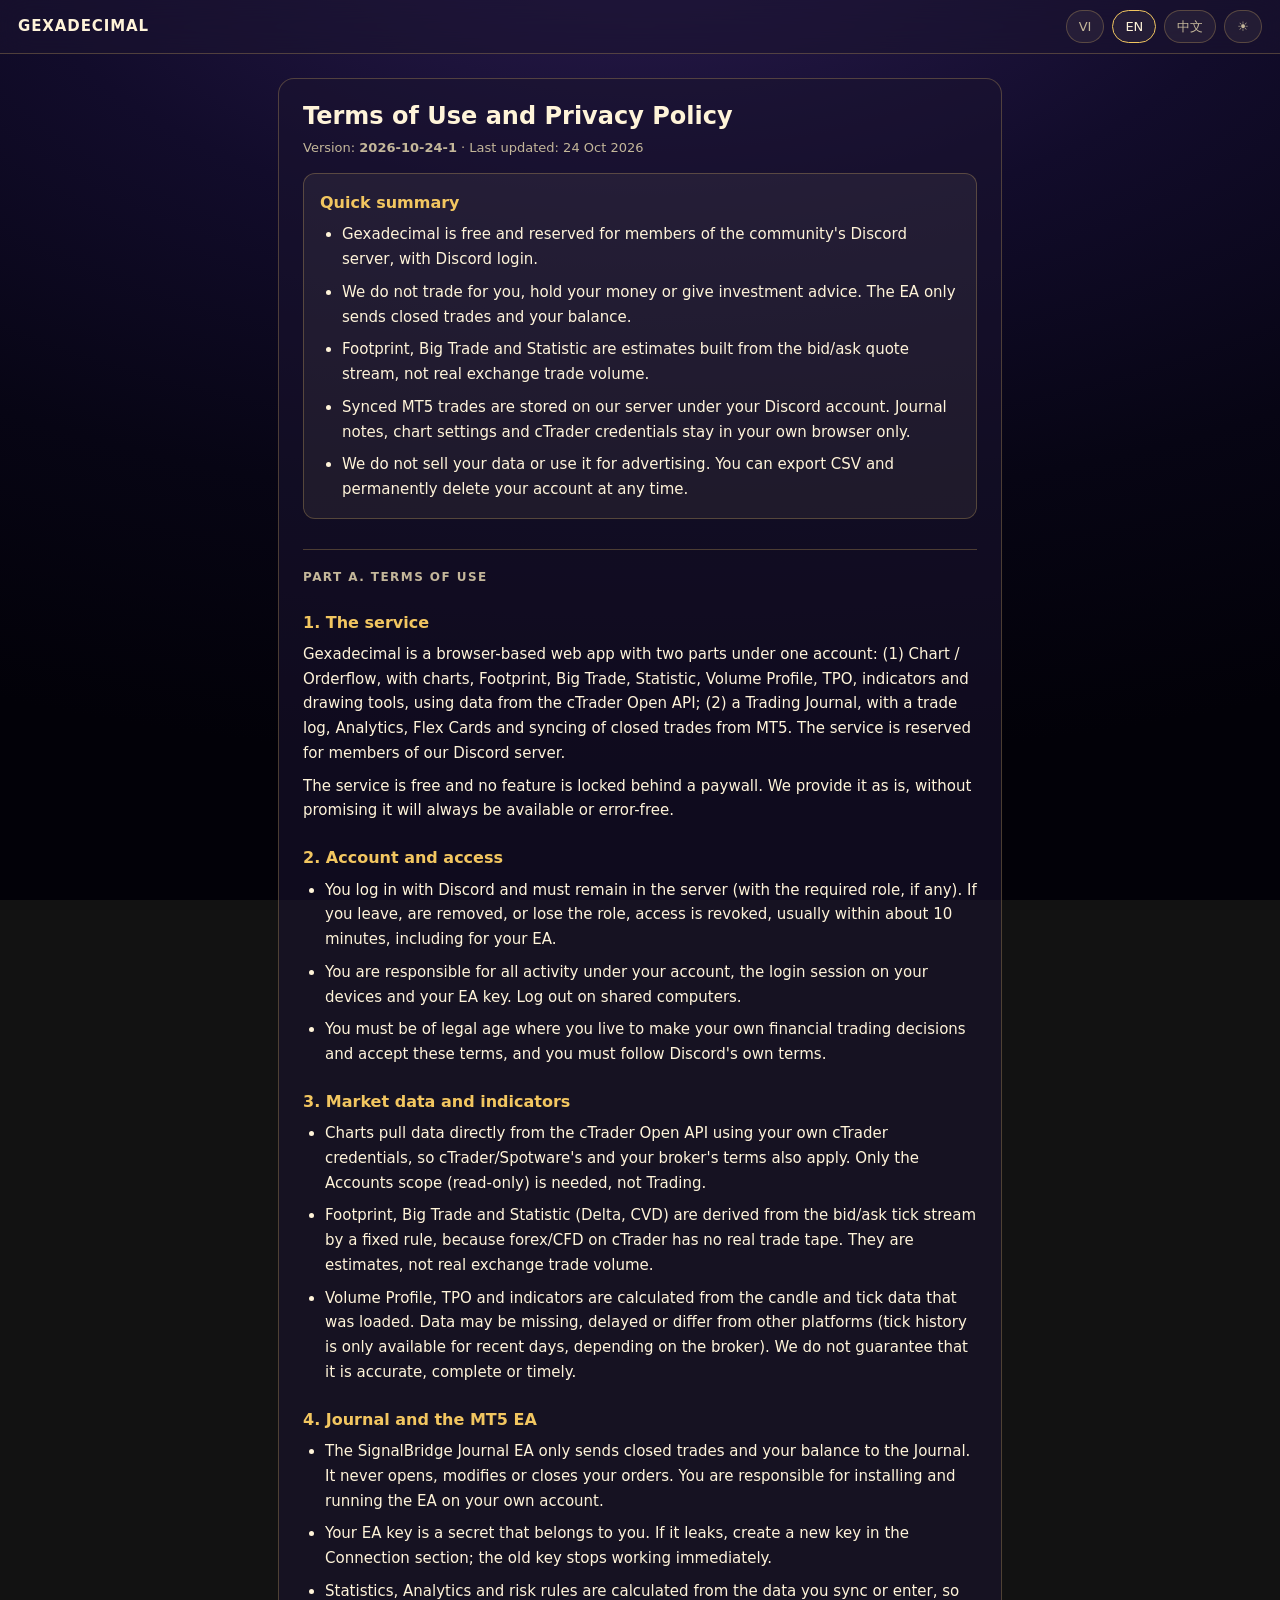
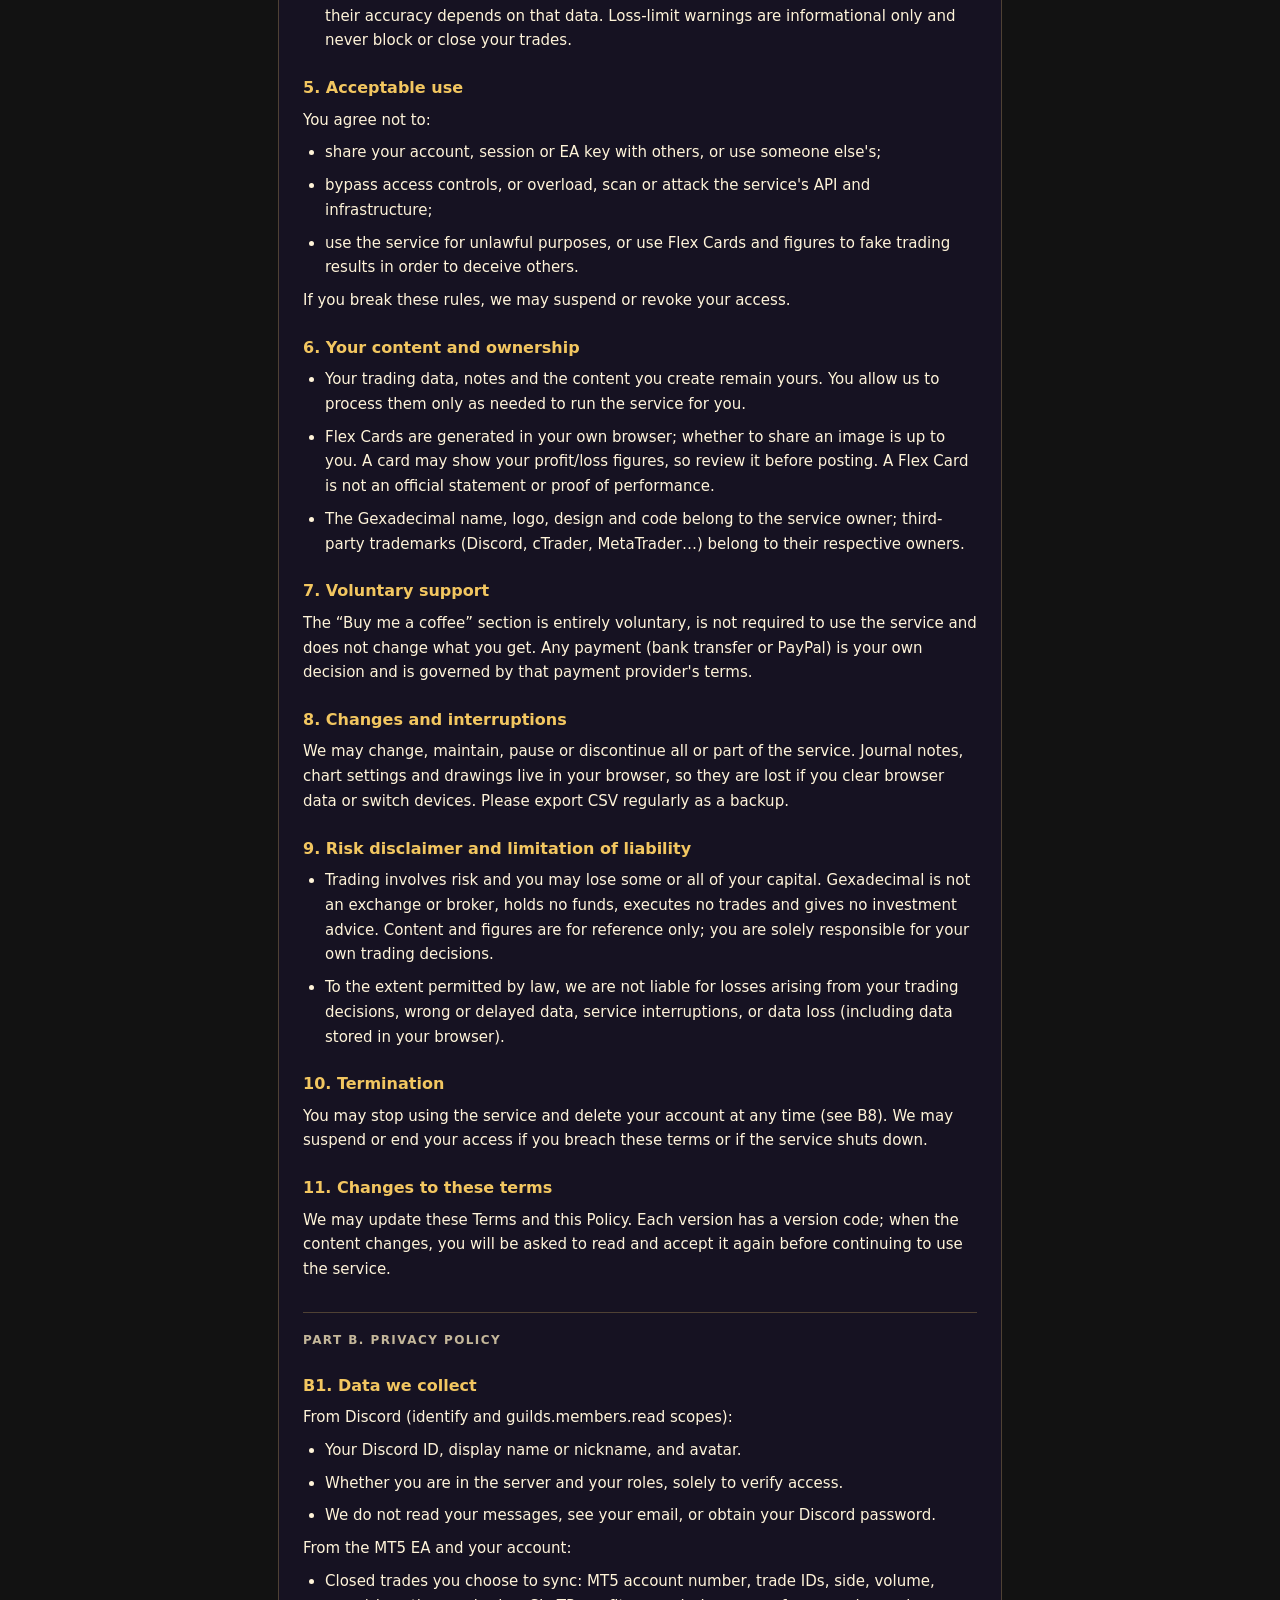
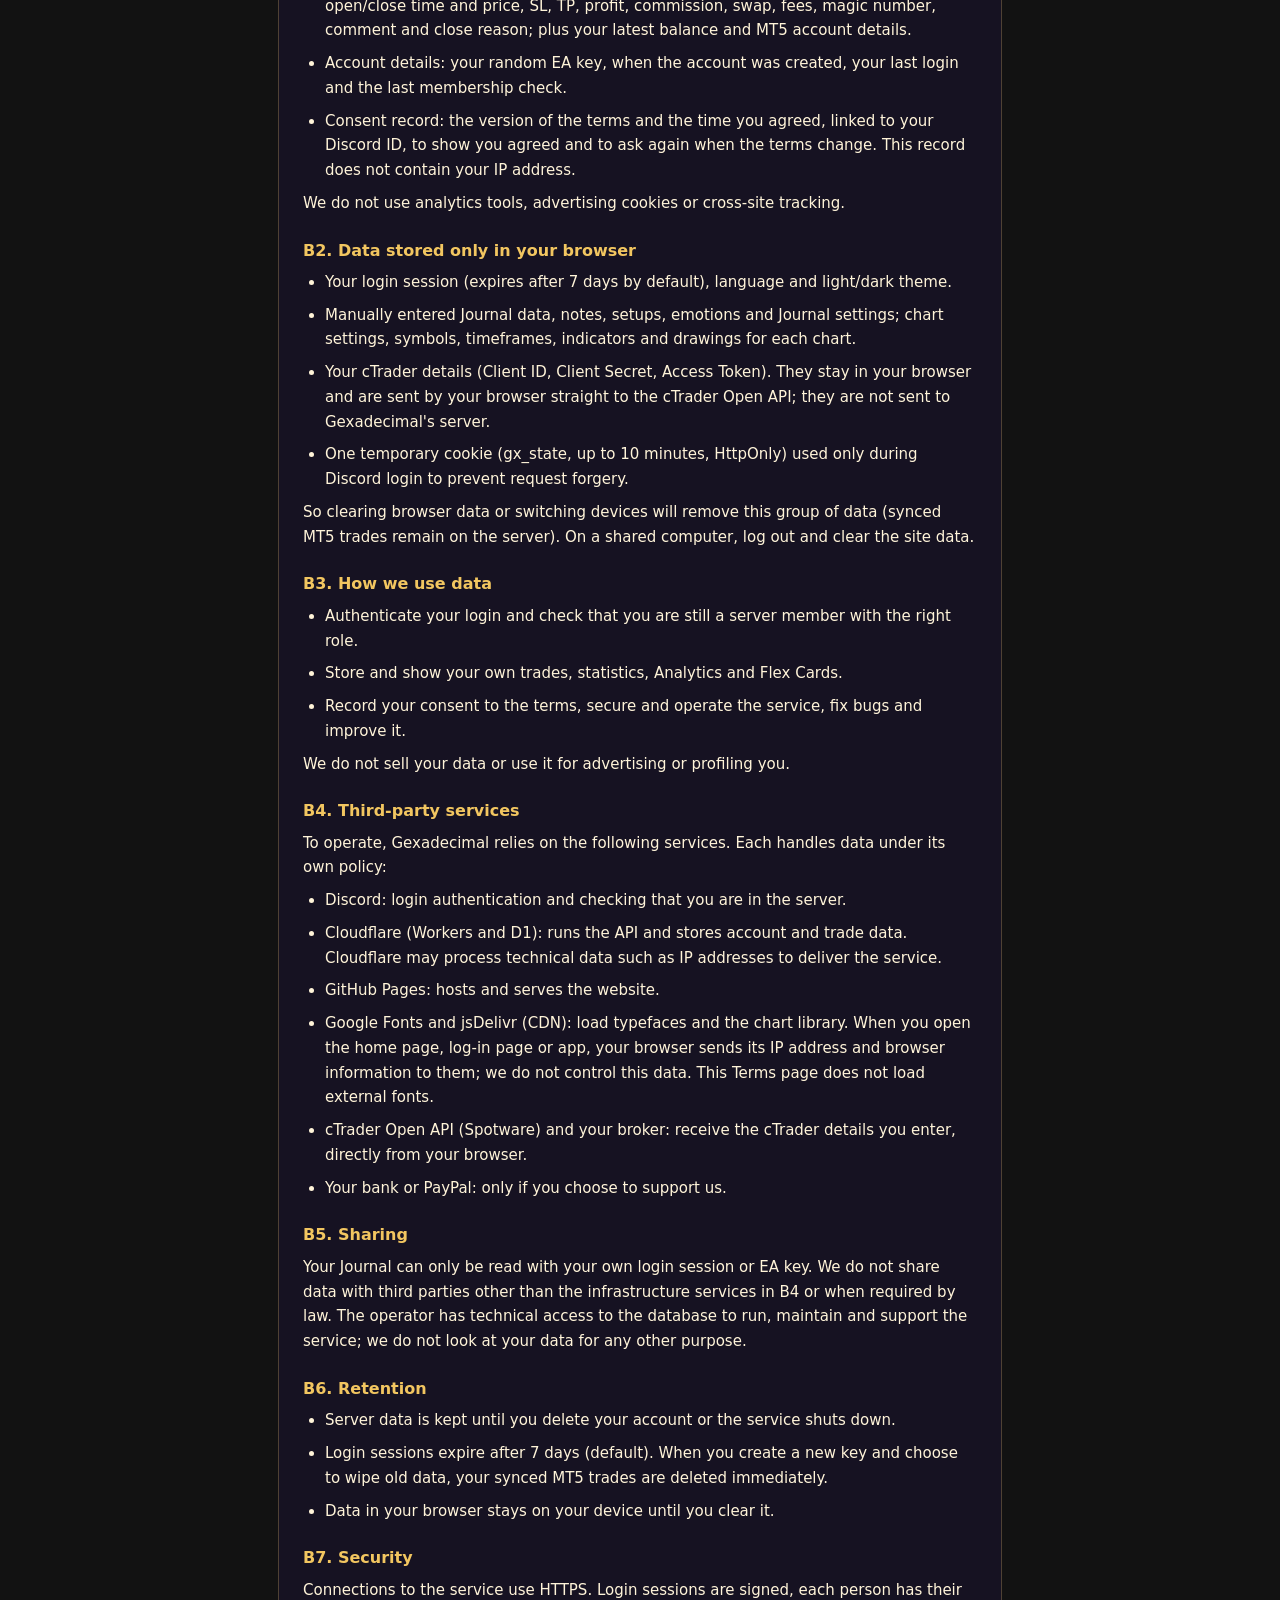
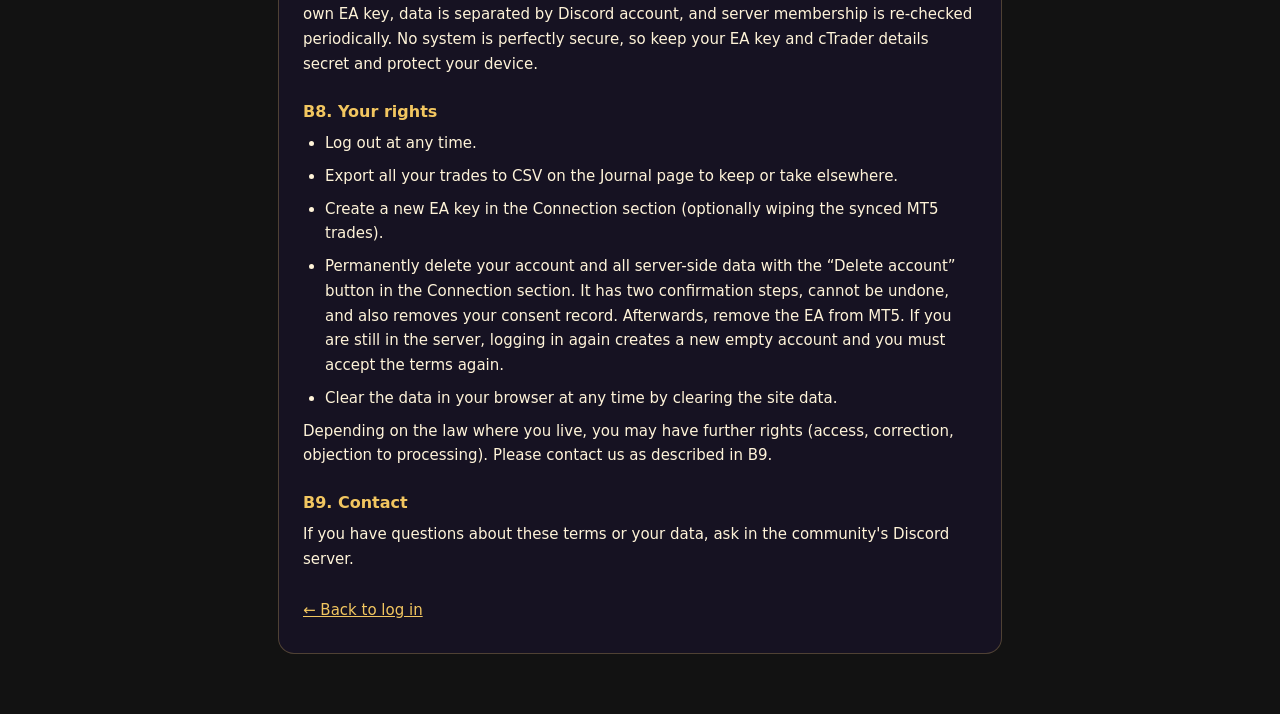
<file: terms.html>
<!DOCTYPE html>
<html lang="vi" data-l="vi" data-theme="dark">
<head>
<meta charset="utf-8">
<meta name="viewport" content="width=device-width, initial-scale=1, viewport-fit=cover">
<title>Điều khoản sử dụng và Chính sách quyền riêng tư – Gexadecimal</title>
<meta name="description" content="Điều khoản sử dụng và Chính sách quyền riêng tư của Gexadecimal: dữ liệu thu thập, nơi lưu trữ, quyền của bạn và giới hạn trách nhiệm.">
<style>
/* Trang điều khoản có link cố định. Không nạp Google Fonts để trang này không gửi IP người đọc sang Google. */
:root{--bgg:radial-gradient(130% 95% at 50% -10%,#2b1c4f 0%,#120c2b 38%,#070514 70%,#020108 100%);--card:rgba(26,19,48,.58);--ink:#fff4d9;--mut:#c4b79a;--line:rgba(244,201,106,.26);--inp:rgba(255,236,190,.06);--acc:#f2c660;color-scheme:dark}
:root[data-theme="light"]{--bgg:radial-gradient(130% 95% at 50% -10%,#fff6dc 0%,#f6ecff 45%,#efe6fb 75%,#e9e0f6 100%);--card:rgba(255,251,240,.8);--ink:#2a1c06;--mut:#7a6740;--line:rgba(176,116,26,.3);--inp:rgba(255,255,255,.85);--acc:#a8701a;color-scheme:light}
*{box-sizing:border-box}
body{margin:0;min-height:100vh;background:var(--bgg) fixed;color:var(--ink);font:15px/1.65 "Space Grotesk",system-ui,-apple-system,"Segoe UI",sans-serif}
a{color:var(--acc)}
.bar{display:flex;align-items:center;gap:8px;padding:10px 18px;border-bottom:1px solid var(--line);background:var(--card);backdrop-filter:blur(14px);-webkit-backdrop-filter:blur(14px);position:sticky;top:0}
.bar .home{margin-right:auto;font-weight:800;letter-spacing:.06em;text-transform:uppercase;text-decoration:none;color:var(--ink)}
.bar button{font:inherit;font-size:13px;color:var(--mut);background:var(--inp);border:1px solid var(--line);border-radius:999px;padding:5px 12px;cursor:pointer}
.bar button.on{color:var(--ink);border-color:var(--acc)}
main{max-width:760px;margin:0 auto;padding:24px 18px 60px}
.card{background:var(--card);border:1px solid var(--line);border-radius:16px;padding:22px 24px}
h1{font-size:24px;line-height:1.25;margin:0 0 6px}
h2{font-size:16px;margin:22px 0 6px;color:var(--acc)}
p,li{margin:0 0 8px}ul{margin:0 0 8px;padding-left:22px}
.ver{color:var(--mut);font-size:13px}
.back{margin-top:26px}
.l{display:none}
html[data-l="vi"] .l[lang="vi"],html[data-l="en"] .l[lang="en"],html[data-l="zh"] .l[lang="zh"]{display:block}
section{scroll-margin-top:70px}
/* nhúng trong cửa sổ ở trang đăng nhập (?embed=1): bỏ thanh trên, nền và khung */
.embed .bar,.embed .back{display:none}
.embed body{background:transparent}
.embed main{padding:14px 20px}
.embed .card{border:0;background:none;padding:0}
.embed h1{display:none}.embed .ver{margin-bottom:0}
.sum{background:var(--inp);border:1px solid var(--line);border-radius:12px;padding:6px 16px 8px;margin:14px 0 4px}
.sum h2{margin-top:10px}
.part{font-size:12px;letter-spacing:.12em;text-transform:uppercase;color:var(--mut);border-top:1px solid var(--line);padding-top:18px;margin-top:30px}
.embed{font-size:13.5px}
</style>
</head>
<body>
<div class="bar" role="navigation">
  <a class="home" href="index.html">Gexadecimal</a>
  <button type="button" data-l="vi">VI</button><button type="button" data-l="en">EN</button><button type="button" data-l="zh">中文</button>
  <button type="button" id="th" aria-label="Theme">☀</button>
</div>
<main><div class="card">
<div class="l" lang="vi">
<h1>Điều khoản sử dụng và Chính sách quyền riêng tư</h1>
<p class="ver">Phiên bản: <b>2026-10-24-1</b> · Cập nhật lần cuối: 24/10/2026</p>
<section data-id="summary" class="sum"><h2>Tóm tắt nhanh</h2><ul><li>Gexadecimal miễn phí, chỉ dành cho thành viên server Discord của cộng đồng, đăng nhập bằng Discord.</li><li>Chúng tôi không giao dịch thay bạn, không giữ tiền của bạn và không đưa ra lời khuyên đầu tư. EA chỉ gửi lệnh đã đóng và số dư.</li><li>Footprint, Big Trade và Statistic là số liệu ước lượng từ chuỗi báo giá bid/ask, không phải khối lượng khớp thật của sàn.</li><li>Lệnh MT5 đã đồng bộ lưu trên máy chủ theo tài khoản Discord của bạn. Ghi chú Journal, cài đặt chart và thông tin cTrader chỉ lưu trong trình duyệt của bạn.</li><li>Chúng tôi không bán dữ liệu và không dùng để quảng cáo. Bạn có thể xuất CSV và xoá vĩnh viễn tài khoản bất cứ lúc nào.</li></ul></section>
<h2 class="part">Phần A. Điều khoản sử dụng</h2>
<section data-id="s1"><h2>1. Dịch vụ</h2>
<p>Gexadecimal là một web chạy trên trình duyệt, gồm hai phần dùng chung một tài khoản: (1) Chart / Orderflow, gồm chart, Footprint, Big Trade, Statistic, Volume Profile, TPO, indicator và công cụ vẽ, dùng dữ liệu từ cTrader Open API; (2) Trading Journal, gồm nhật ký giao dịch, Analytic, Flex Card và đồng bộ lệnh đã đóng từ MT5. Dịch vụ dành riêng cho thành viên server Discord của chúng tôi.</p><p>Dịch vụ miễn phí và không có tính năng nào bị khoá sau paywall. Chúng tôi cung cấp dịch vụ theo hiện trạng, không cam kết luôn sẵn sàng hay không có lỗi.</p>
</section>
<section data-id="s2"><h2>2. Tài khoản và quyền truy cập</h2>
<ul><li>Bạn đăng nhập bằng Discord và phải còn trong server (đủ role nếu có yêu cầu). Nếu rời server, bị xoá khỏi server hoặc mất role, quyền truy cập bị thu hồi, thường trong khoảng 10 phút, kể cả với EA của bạn.</li><li>Bạn chịu trách nhiệm cho mọi hoạt động dưới tài khoản, phiên đăng nhập trên thiết bị của bạn và EA key của bạn. Hãy đăng xuất trên máy dùng chung.</li><li>Bạn cần đủ tuổi theo pháp luật nơi bạn sinh sống để tự quyết định việc giao dịch tài chính và đồng ý các điều khoản này, đồng thời tuân thủ điều khoản của Discord.</li></ul>
</section>
<section data-id="s3"><h2>3. Dữ liệu thị trường và các chỉ số</h2>
<ul><li>Chart lấy dữ liệu trực tiếp từ cTrader Open API bằng thông tin cTrader của chính bạn, nên còn chịu điều khoản của cTrader/Spotware và broker của bạn. Chỉ cần quyền Accounts (chỉ xem), không cần quyền Trading.</li><li>Footprint, Big Trade và Statistic (Delta, CVD) được suy ra từ chuỗi tick bid/ask theo một quy tắc cố định, vì forex/CFD trên cTrader không có tape giao dịch thật. Đây là ước lượng, không phải khối lượng khớp thật của sàn.</li><li>Volume Profile, TPO và indicator là kết quả tính toán từ dữ liệu nến và tick đã tải. Dữ liệu có thể thiếu, trễ hoặc khác với nền tảng khác (lịch sử tick chỉ có vài ngày gần đây tuỳ broker). Chúng tôi không đảm bảo dữ liệu chính xác, đầy đủ hay kịp thời.</li></ul>
</section>
<section data-id="s4"><h2>4. Journal và EA MT5</h2>
<ul><li>EA SignalBridge Journal chỉ gửi lệnh đã đóng và số dư lên Journal. EA không vào lệnh, không sửa và không đóng lệnh của bạn. Bạn tự chịu trách nhiệm khi cài và chạy EA trên tài khoản của mình.</li><li>EA key là bí mật của riêng bạn. Nếu bị lộ, hãy tạo key mới ở mục Kết nối; key cũ sẽ ngừng hoạt động ngay.</li><li>Thống kê, Analytic và quy tắc rủi ro được tính từ dữ liệu bạn đồng bộ hoặc nhập, nên độ chính xác phụ thuộc vào dữ liệu đó. Cảnh báo giới hạn lỗ chỉ để tham khảo, không tự chặn hay đóng lệnh của bạn.</li></ul>
</section>
<section data-id="s5"><h2>5. Sử dụng được phép</h2>
<p>Bạn đồng ý không:</p><ul><li>chia sẻ tài khoản, phiên đăng nhập hoặc EA key cho người khác, hay dùng của người khác;</li><li>vượt qua cơ chế kiểm soát truy cập, hoặc làm quá tải, dò quét, tấn công API và hạ tầng của dịch vụ;</li><li>dùng dịch vụ vào mục đích trái pháp luật, hoặc dùng Flex Card và số liệu để giả mạo kết quả giao dịch nhằm lừa dối người khác.</li></ul><p>Nếu vi phạm, chúng tôi có thể tạm khoá hoặc thu hồi quyền truy cập của bạn.</p>
</section>
<section data-id="s6"><h2>6. Nội dung của bạn và quyền sở hữu</h2>
<ul><li>Dữ liệu giao dịch, ghi chú và nội dung bạn tạo vẫn thuộc về bạn. Bạn cho phép chúng tôi xử lý dữ liệu đó trong phạm vi cần thiết để vận hành dịch vụ cho bạn.</li><li>Flex Card được tạo ngay trong trình duyệt của bạn; việc có chia sẻ ảnh hay không do bạn quyết định. Thẻ có thể chứa số liệu lãi/lỗ của bạn, hãy xem lại trước khi đăng. Flex Card không phải bản sao kê hay bằng chứng chính thức về hiệu suất.</li><li>Tên, logo, giao diện và mã nguồn của Gexadecimal thuộc về chủ sở hữu dịch vụ; các nhãn hiệu của bên thứ ba (Discord, cTrader, MetaTrader…) thuộc về chủ sở hữu tương ứng.</li></ul>
</section>
<section data-id="s7"><h2>7. Ủng hộ tự nguyện</h2>
<p>Mục “Mời cà phê” hoàn toàn tự nguyện, không phải điều kiện để dùng dịch vụ và không thay đổi quyền lợi của bạn. Việc chuyển tiền (chuyển khoản ngân hàng hoặc PayPal) do bạn tự quyết định và tuân theo điều khoản của bên cung cấp dịch vụ thanh toán đó.</p>
</section>
<section data-id="s8"><h2>8. Thay đổi và gián đoạn dịch vụ</h2>
<p>Chúng tôi có thể thay đổi, bảo trì, tạm dừng hoặc ngừng một phần hay toàn bộ dịch vụ. Ghi chú Journal, cài đặt chart và hình vẽ nằm trong trình duyệt nên sẽ mất nếu bạn xoá dữ liệu trình duyệt hoặc đổi máy. Hãy xuất CSV định kỳ để sao lưu.</p>
</section>
<section data-id="s9"><h2>9. Miễn trừ rủi ro và giới hạn trách nhiệm</h2>
<ul><li>Giao dịch có rủi ro, có thể mất một phần hoặc toàn bộ vốn. Gexadecimal không phải sàn hay broker, không giữ tiền, không thực hiện giao dịch và không đưa ra lời khuyên đầu tư. Nội dung và số liệu chỉ mang tính tham khảo; bạn tự chịu trách nhiệm cho mọi quyết định giao dịch của mình.</li><li>Trong phạm vi pháp luật cho phép, chúng tôi không chịu trách nhiệm về thiệt hại phát sinh từ quyết định giao dịch của bạn, dữ liệu sai hoặc chậm, gián đoạn dịch vụ, hoặc mất dữ liệu (kể cả dữ liệu lưu trong trình duyệt).</li></ul>
</section>
<section data-id="s10"><h2>10. Chấm dứt</h2>
<p>Bạn có thể ngừng dùng dịch vụ và tự xoá tài khoản bất cứ lúc nào (xem mục B8). Chúng tôi có thể tạm khoá hoặc chấm dứt quyền truy cập nếu bạn vi phạm điều khoản này hoặc khi dịch vụ ngừng hoạt động.</p>
</section>
<section data-id="s11"><h2>11. Thay đổi điều khoản</h2>
<p>Chúng tôi có thể cập nhật Điều khoản và Chính sách này. Mỗi phiên bản có một mã phiên bản; khi nội dung thay đổi, bạn sẽ được yêu cầu đọc và đồng ý lại trước khi tiếp tục sử dụng.</p>
</section>
<h2 class="part">Phần B. Chính sách quyền riêng tư</h2>
<section data-id="data"><h2>B1. Dữ liệu chúng tôi thu thập</h2>
<p>Từ Discord (quyền identify và guilds.members.read):</p><ul><li>ID, tên hiển thị hoặc biệt danh và ảnh đại diện Discord của bạn.</li><li>Việc bạn có trong server hay không và các role của bạn, chỉ để xác nhận quyền truy cập.</li><li>Chúng tôi không đọc tin nhắn, không xem email và không lấy mật khẩu Discord của bạn.</li></ul><p>Từ EA MT5 và tài khoản của bạn:</p><ul><li>Lệnh đã đóng bạn đồng ý đồng bộ: mã tài khoản MT5, mã giao dịch, chiều lệnh, khối lượng, thời gian và giá vào/ra, SL, TP, lãi/lỗ, phí, swap, magic, comment, lý do đóng; cùng số dư và thông tin tài khoản MT5 mới nhất.</li><li>Thông tin tài khoản: EA key ngẫu nhiên của bạn, thời điểm tạo tài khoản, lần đăng nhập gần nhất và lần kiểm tra thành viên gần nhất.</li><li>Bản ghi đồng ý: phiên bản điều khoản và thời điểm bạn đồng ý, gắn với ID Discord của bạn, để chứng minh bạn đã đồng ý và yêu cầu đồng ý lại khi điều khoản đổi. Bản ghi này không chứa địa chỉ IP.</li></ul><p>Chúng tôi không dùng công cụ phân tích hành vi (analytics), không đặt cookie quảng cáo và không theo dõi bạn giữa các trang web.</p>
</section>
<section data-id="b2"><h2>B2. Dữ liệu chỉ lưu trong trình duyệt của bạn</h2>
<ul><li>Phiên đăng nhập (mặc định hết hạn sau 7 ngày), ngôn ngữ và giao diện sáng/tối.</li><li>Dữ liệu Journal nhập tay, ghi chú, setup, cảm xúc, cài đặt Journal; cài đặt chart, mã, khung giờ, indicator và hình vẽ của từng chart.</li><li>Thông tin cTrader (Client ID, Client Secret, Access Token). Các giá trị này chỉ nằm trong trình duyệt và được trình duyệt gửi thẳng tới cTrader Open API; chúng không được gửi lên máy chủ của Gexadecimal.</li><li>Một cookie tạm thời (gx_state, tối đa 10 phút, HttpOnly) chỉ dùng trong lúc đăng nhập Discord để chống giả mạo yêu cầu.</li></ul><p>Vì vậy, xoá dữ liệu trình duyệt hoặc đổi máy sẽ làm mất nhóm dữ liệu này (lệnh MT5 đã đồng bộ vẫn còn trên máy chủ). Trên máy dùng chung, hãy đăng xuất và xoá dữ liệu trang.</p>
</section>
<section data-id="b3"><h2>B3. Mục đích sử dụng</h2>
<ul><li>Xác thực đăng nhập, kiểm tra bạn còn là thành viên server và đủ role.</li><li>Lưu và hiển thị lệnh, thống kê, Analytic, Flex Card của riêng bạn.</li><li>Ghi nhận việc đồng ý điều khoản, bảo vệ và vận hành, sửa lỗi, cải thiện dịch vụ.</li></ul><p>Chúng tôi không bán dữ liệu của bạn và không dùng nó để quảng cáo hay lập hồ sơ về bạn.</p>
</section>
<section data-id="b4"><h2>B4. Dịch vụ của bên thứ ba</h2>
<p>Để vận hành, Gexadecimal dùng các dịch vụ sau. Mỗi bên xử lý dữ liệu theo chính sách riêng của họ:</p><ul><li>Discord: xác thực đăng nhập và kiểm tra bạn có trong server.</li><li>Cloudflare (Workers và D1): chạy API và lưu dữ liệu tài khoản, lệnh giao dịch. Cloudflare có thể xử lý dữ liệu kỹ thuật như địa chỉ IP để cung cấp dịch vụ.</li><li>GitHub Pages: lưu trữ và phân phối trang web.</li><li>Google Fonts và jsDelivr (CDN): tải phông chữ và thư viện biểu đồ. Khi mở trang chủ, trang đăng nhập hoặc app, trình duyệt của bạn gửi địa chỉ IP và thông tin trình duyệt tới các bên này; chúng tôi không kiểm soát dữ liệu đó. Trang Điều khoản này không tải phông chữ ngoài.</li><li>cTrader Open API (Spotware) và broker của bạn: nhận thông tin cTrader bạn nhập, trực tiếp từ trình duyệt của bạn.</li><li>Ngân hàng hoặc PayPal: chỉ khi bạn tự chọn ủng hộ.</li></ul>
</section>
<section data-id="b5"><h2>B5. Chia sẻ dữ liệu</h2>
<p>Journal của bạn chỉ đọc được bằng phiên đăng nhập hoặc EA key của chính bạn. Chúng tôi không chia sẻ dữ liệu cho bên thứ ba, ngoài các dịch vụ hạ tầng ở mục B4 hoặc khi pháp luật yêu cầu. Người vận hành có quyền truy cập kỹ thuật vào cơ sở dữ liệu để vận hành, bảo trì và hỗ trợ; chúng tôi không xem dữ liệu của bạn vì mục đích khác.</p>
</section>
<section data-id="b6"><h2>B6. Thời gian lưu giữ</h2>
<ul><li>Dữ liệu trên máy chủ được giữ cho tới khi bạn xoá tài khoản hoặc dịch vụ ngừng hoạt động.</li><li>Phiên đăng nhập hết hạn sau 7 ngày (mặc định). Khi bạn tạo key mới kèm xoá dữ liệu cũ, các lệnh MT5 đã đồng bộ bị xoá ngay.</li><li>Dữ liệu trong trình duyệt nằm trên thiết bị của bạn cho tới khi bạn xoá.</li></ul>
</section>
<section data-id="b7"><h2>B7. Bảo mật</h2>
<p>Kết nối tới dịch vụ dùng HTTPS. Phiên đăng nhập được ký, mỗi người có EA key riêng, dữ liệu được tách theo tài khoản Discord và việc còn là thành viên server được kiểm tra lại định kỳ. Không hệ thống nào an toàn tuyệt đối, vì vậy hãy giữ bí mật EA key, thông tin cTrader và bảo vệ thiết bị của bạn.</p>
</section>
<section data-id="b8"><h2>B8. Quyền của bạn</h2>
<ul><li>Đăng xuất bất cứ lúc nào.</li><li>Xuất toàn bộ lệnh ra CSV ở trang Journal để lưu trữ hoặc mang đi.</li><li>Tạo key EA mới ở mục Kết nối (có thể kèm xoá lệnh MT5 đã đồng bộ).</li><li>Tự xoá vĩnh viễn tài khoản và toàn bộ dữ liệu trên máy chủ bằng nút “Xoá tài khoản” ở mục Kết nối. Thao tác có hai bước xác nhận, không thể khôi phục, và xoá cả bản ghi đồng ý. Sau đó hãy gỡ EA khỏi MT5. Nếu vẫn ở trong server, đăng nhập lại sẽ tạo tài khoản mới trống và bạn phải đồng ý lại.</li><li>Xoá dữ liệu trong trình duyệt bất cứ lúc nào bằng cách xoá dữ liệu trang.</li></ul><p>Tuỳ pháp luật nơi bạn sinh sống, bạn có thể có thêm quyền (truy cập, chỉnh sửa, phản đối xử lý). Hãy liên hệ chúng tôi theo mục B9.</p>
</section>
<section data-id="b9"><h2>B9. Liên hệ</h2>
<p>Nếu có câu hỏi về điều khoản này hoặc về dữ liệu của bạn, hãy hỏi trong server Discord của cộng đồng.</p>
</section>
<p class="back"><a href="login.html">← Về trang đăng nhập</a></p>
</div>
<div class="l" lang="en">
<h1>Terms of Use and Privacy Policy</h1>
<p class="ver">Version: <b>2026-10-24-1</b> · Last updated: 24 Oct 2026</p>
<section data-id="summary" class="sum"><h2>Quick summary</h2><ul><li>Gexadecimal is free and reserved for members of the community's Discord server, with Discord login.</li><li>We do not trade for you, hold your money or give investment advice. The EA only sends closed trades and your balance.</li><li>Footprint, Big Trade and Statistic are estimates built from the bid/ask quote stream, not real exchange trade volume.</li><li>Synced MT5 trades are stored on our server under your Discord account. Journal notes, chart settings and cTrader credentials stay in your own browser only.</li><li>We do not sell your data or use it for advertising. You can export CSV and permanently delete your account at any time.</li></ul></section>
<h2 class="part">Part A. Terms of Use</h2>
<section data-id="s1"><h2>1. The service</h2>
<p>Gexadecimal is a browser-based web app with two parts under one account: (1) Chart / Orderflow, with charts, Footprint, Big Trade, Statistic, Volume Profile, TPO, indicators and drawing tools, using data from the cTrader Open API; (2) a Trading Journal, with a trade log, Analytics, Flex Cards and syncing of closed trades from MT5. The service is reserved for members of our Discord server.</p><p>The service is free and no feature is locked behind a paywall. We provide it as is, without promising it will always be available or error-free.</p>
</section>
<section data-id="s2"><h2>2. Account and access</h2>
<ul><li>You log in with Discord and must remain in the server (with the required role, if any). If you leave, are removed, or lose the role, access is revoked, usually within about 10 minutes, including for your EA.</li><li>You are responsible for all activity under your account, the login session on your devices and your EA key. Log out on shared computers.</li><li>You must be of legal age where you live to make your own financial trading decisions and accept these terms, and you must follow Discord's own terms.</li></ul>
</section>
<section data-id="s3"><h2>3. Market data and indicators</h2>
<ul><li>Charts pull data directly from the cTrader Open API using your own cTrader credentials, so cTrader/Spotware's and your broker's terms also apply. Only the Accounts scope (read-only) is needed, not Trading.</li><li>Footprint, Big Trade and Statistic (Delta, CVD) are derived from the bid/ask tick stream by a fixed rule, because forex/CFD on cTrader has no real trade tape. They are estimates, not real exchange trade volume.</li><li>Volume Profile, TPO and indicators are calculated from the candle and tick data that was loaded. Data may be missing, delayed or differ from other platforms (tick history is only available for recent days, depending on the broker). We do not guarantee that it is accurate, complete or timely.</li></ul>
</section>
<section data-id="s4"><h2>4. Journal and the MT5 EA</h2>
<ul><li>The SignalBridge Journal EA only sends closed trades and your balance to the Journal. It never opens, modifies or closes your orders. You are responsible for installing and running the EA on your own account.</li><li>Your EA key is a secret that belongs to you. If it leaks, create a new key in the Connection section; the old key stops working immediately.</li><li>Statistics, Analytics and risk rules are calculated from the data you sync or enter, so their accuracy depends on that data. Loss-limit warnings are informational only and never block or close your trades.</li></ul>
</section>
<section data-id="s5"><h2>5. Acceptable use</h2>
<p>You agree not to:</p><ul><li>share your account, session or EA key with others, or use someone else's;</li><li>bypass access controls, or overload, scan or attack the service's API and infrastructure;</li><li>use the service for unlawful purposes, or use Flex Cards and figures to fake trading results in order to deceive others.</li></ul><p>If you break these rules, we may suspend or revoke your access.</p>
</section>
<section data-id="s6"><h2>6. Your content and ownership</h2>
<ul><li>Your trading data, notes and the content you create remain yours. You allow us to process them only as needed to run the service for you.</li><li>Flex Cards are generated in your own browser; whether to share an image is up to you. A card may show your profit/loss figures, so review it before posting. A Flex Card is not an official statement or proof of performance.</li><li>The Gexadecimal name, logo, design and code belong to the service owner; third-party trademarks (Discord, cTrader, MetaTrader…) belong to their respective owners.</li></ul>
</section>
<section data-id="s7"><h2>7. Voluntary support</h2>
<p>The “Buy me a coffee” section is entirely voluntary, is not required to use the service and does not change what you get. Any payment (bank transfer or PayPal) is your own decision and is governed by that payment provider's terms.</p>
</section>
<section data-id="s8"><h2>8. Changes and interruptions</h2>
<p>We may change, maintain, pause or discontinue all or part of the service. Journal notes, chart settings and drawings live in your browser, so they are lost if you clear browser data or switch devices. Please export CSV regularly as a backup.</p>
</section>
<section data-id="s9"><h2>9. Risk disclaimer and limitation of liability</h2>
<ul><li>Trading involves risk and you may lose some or all of your capital. Gexadecimal is not an exchange or broker, holds no funds, executes no trades and gives no investment advice. Content and figures are for reference only; you are solely responsible for your own trading decisions.</li><li>To the extent permitted by law, we are not liable for losses arising from your trading decisions, wrong or delayed data, service interruptions, or data loss (including data stored in your browser).</li></ul>
</section>
<section data-id="s10"><h2>10. Termination</h2>
<p>You may stop using the service and delete your account at any time (see B8). We may suspend or end your access if you breach these terms or if the service shuts down.</p>
</section>
<section data-id="s11"><h2>11. Changes to these terms</h2>
<p>We may update these Terms and this Policy. Each version has a version code; when the content changes, you will be asked to read and accept it again before continuing to use the service.</p>
</section>
<h2 class="part">Part B. Privacy Policy</h2>
<section data-id="data"><h2>B1. Data we collect</h2>
<p>From Discord (identify and guilds.members.read scopes):</p><ul><li>Your Discord ID, display name or nickname, and avatar.</li><li>Whether you are in the server and your roles, solely to verify access.</li><li>We do not read your messages, see your email, or obtain your Discord password.</li></ul><p>From the MT5 EA and your account:</p><ul><li>Closed trades you choose to sync: MT5 account number, trade IDs, side, volume, open/close time and price, SL, TP, profit, commission, swap, fees, magic number, comment and close reason; plus your latest balance and MT5 account details.</li><li>Account details: your random EA key, when the account was created, your last login and the last membership check.</li><li>Consent record: the version of the terms and the time you agreed, linked to your Discord ID, to show you agreed and to ask again when the terms change. This record does not contain your IP address.</li></ul><p>We do not use analytics tools, advertising cookies or cross-site tracking.</p>
</section>
<section data-id="b2"><h2>B2. Data stored only in your browser</h2>
<ul><li>Your login session (expires after 7 days by default), language and light/dark theme.</li><li>Manually entered Journal data, notes, setups, emotions and Journal settings; chart settings, symbols, timeframes, indicators and drawings for each chart.</li><li>Your cTrader details (Client ID, Client Secret, Access Token). They stay in your browser and are sent by your browser straight to the cTrader Open API; they are not sent to Gexadecimal's server.</li><li>One temporary cookie (gx_state, up to 10 minutes, HttpOnly) used only during Discord login to prevent request forgery.</li></ul><p>So clearing browser data or switching devices will remove this group of data (synced MT5 trades remain on the server). On a shared computer, log out and clear the site data.</p>
</section>
<section data-id="b3"><h2>B3. How we use data</h2>
<ul><li>Authenticate your login and check that you are still a server member with the right role.</li><li>Store and show your own trades, statistics, Analytics and Flex Cards.</li><li>Record your consent to the terms, secure and operate the service, fix bugs and improve it.</li></ul><p>We do not sell your data or use it for advertising or profiling you.</p>
</section>
<section data-id="b4"><h2>B4. Third-party services</h2>
<p>To operate, Gexadecimal relies on the following services. Each handles data under its own policy:</p><ul><li>Discord: login authentication and checking that you are in the server.</li><li>Cloudflare (Workers and D1): runs the API and stores account and trade data. Cloudflare may process technical data such as IP addresses to deliver the service.</li><li>GitHub Pages: hosts and serves the website.</li><li>Google Fonts and jsDelivr (CDN): load typefaces and the chart library. When you open the home page, log-in page or app, your browser sends its IP address and browser information to them; we do not control this data. This Terms page does not load external fonts.</li><li>cTrader Open API (Spotware) and your broker: receive the cTrader details you enter, directly from your browser.</li><li>Your bank or PayPal: only if you choose to support us.</li></ul>
</section>
<section data-id="b5"><h2>B5. Sharing</h2>
<p>Your Journal can only be read with your own login session or EA key. We do not share data with third parties other than the infrastructure services in B4 or when required by law. The operator has technical access to the database to run, maintain and support the service; we do not look at your data for any other purpose.</p>
</section>
<section data-id="b6"><h2>B6. Retention</h2>
<ul><li>Server data is kept until you delete your account or the service shuts down.</li><li>Login sessions expire after 7 days (default). When you create a new key and choose to wipe old data, your synced MT5 trades are deleted immediately.</li><li>Data in your browser stays on your device until you clear it.</li></ul>
</section>
<section data-id="b7"><h2>B7. Security</h2>
<p>Connections to the service use HTTPS. Login sessions are signed, each person has their own EA key, data is separated by Discord account, and server membership is re-checked periodically. No system is perfectly secure, so keep your EA key and cTrader details secret and protect your device.</p>
</section>
<section data-id="b8"><h2>B8. Your rights</h2>
<ul><li>Log out at any time.</li><li>Export all your trades to CSV on the Journal page to keep or take elsewhere.</li><li>Create a new EA key in the Connection section (optionally wiping the synced MT5 trades).</li><li>Permanently delete your account and all server-side data with the “Delete account” button in the Connection section. It has two confirmation steps, cannot be undone, and also removes your consent record. Afterwards, remove the EA from MT5. If you are still in the server, logging in again creates a new empty account and you must accept the terms again.</li><li>Clear the data in your browser at any time by clearing the site data.</li></ul><p>Depending on the law where you live, you may have further rights (access, correction, objection to processing). Please contact us as described in B9.</p>
</section>
<section data-id="b9"><h2>B9. Contact</h2>
<p>If you have questions about these terms or your data, ask in the community's Discord server.</p>
</section>
<p class="back"><a href="login.html">← Back to log in</a></p>
</div>
<div class="l" lang="zh">
<h1>使用条款和隐私政策</h1>
<p class="ver">版本: <b>2026-10-24-1</b> · 最后更新：2026 年 10 月 24 日</p>
<section data-id="summary" class="sum"><h2>简要说明</h2><ul><li>Gexadecimal 免费，仅限社区 Discord 服务器成员，通过 Discord 登录。</li><li>我们不会代你交易，不保管你的资金，也不提供投资建议。EA 只发送已平仓订单与余额。</li><li>Footprint、Big Trade 与 Statistic 是根据买卖报价序列推算的估计值，并非交易所的真实成交量。</li><li>已同步的 MT5 订单按你的 Discord 账号保存在我们的服务器上。日志笔记、图表设置与 cTrader 凭据只保存在你自己的浏览器中。</li><li>我们不会出售你的数据，也不会用于广告。你可以随时导出 CSV 并永久删除账号。</li></ul></section>
<h2 class="part">A 部分：使用条款</h2>
<section data-id="s1"><h2>1. 服务内容</h2>
<p>Gexadecimal 是运行在浏览器中的网页应用，一个账号包含两部分：(1) 图表 / Orderflow，包括图表、Footprint、Big Trade、Statistic、Volume Profile、TPO、指标与绘图工具，使用 cTrader Open API 的数据；(2) 交易日志，包括交易记录、Analytic、Flex Card 以及同步 MT5 已平仓订单。本服务仅供我们 Discord 服务器成员使用。</p><p>本服务免费，没有任何功能需要付费解锁。我们按现状提供服务，不保证始终可用或没有错误。</p>
</section>
<section data-id="s2"><h2>2. 账号与访问权限</h2>
<ul><li>你通过 Discord 登录，并须仍在服务器中（如有要求，还需拥有相应角色）。若你退出、被移出或失去角色，访问权限将被撤销，通常在约 10 分钟内生效，包括你的 EA。</li><li>你须对账号下的所有活动、你设备上的登录会话以及你的 EA 密钥负责。在公用电脑上请务必退出登录。</li><li>你须达到居住地法律规定的年龄，能够自行做出金融交易决定并同意本条款，同时遵守 Discord 的条款。</li></ul>
</section>
<section data-id="s3"><h2>3. 市场数据与指标</h2>
<ul><li>图表使用你自己的 cTrader 凭据直接从 cTrader Open API 获取数据，因此同时适用 cTrader/Spotware 及你的经纪商的条款。只需 Accounts（只读）权限，无需 Trading 权限。</li><li>Footprint、Big Trade 与 Statistic（Delta、CVD）由买卖报价 tick 序列按固定规则推算，因为 cTrader 的外汇/CFD 没有真实成交明细。它们是估计值，并非交易所的真实成交量。</li><li>Volume Profile、TPO 与指标均由已加载的K线和 tick 数据计算得出。数据可能缺失、延迟，或与其他平台不同（tick 历史仅有最近几天，取决于经纪商）。我们不保证数据准确、完整或及时。</li></ul>
</section>
<section data-id="s4"><h2>4. 交易日志与 MT5 EA</h2>
<ul><li>SignalBridge Journal EA 只会向日志发送已平仓订单与余额。它不会开仓、修改或平仓你的订单。在你的账户上安装和运行 EA 由你自行负责。</li><li>EA 密钥是你个人的机密。若泄露，请在“连接”页面生成新密钥，旧密钥会立即失效。</li><li>统计、Analytic 与风险规则均基于你同步或录入的数据计算，其准确性取决于这些数据。亏损上限提醒仅供参考，不会拦截或平掉你的订单。</li></ul>
</section>
<section data-id="s5"><h2>5. 使用规范</h2>
<p>你同意不得：</p><ul><li>将你的账号、会话或 EA 密钥分享给他人，或使用他人的；</li><li>绕过访问控制，或对服务的 API 与基础设施进行过载、扫描或攻击；</li><li>将服务用于违法目的，或利用 Flex Card 和数据伪造交易结果以欺骗他人。</li></ul><p>若违反上述规则，我们可能会暂停或撤销你的访问权限。</p>
</section>
<section data-id="s6"><h2>6. 你的内容与所有权</h2>
<ul><li>你的交易数据、笔记和你创建的内容仍归你所有。你允许我们仅在为你运营服务所必需的范围内处理这些数据。</li><li>Flex Card 在你自己的浏览器中生成，是否分享图片由你决定。卡片可能包含你的盈亏数据，发布前请先检查。Flex Card 不是正式对账单，也不是业绩证明。</li><li>Gexadecimal 的名称、标志、界面与代码归服务所有者所有；第三方商标（Discord、cTrader、MetaTrader 等）归其各自所有者。</li></ul>
</section>
<section data-id="s7"><h2>7. 自愿支持</h2>
<p>“请我喝杯咖啡”完全自愿，不是使用服务的条件，也不会改变你的权益。任何付款（银行转账或 PayPal）均由你自行决定，并受相应支付服务商的条款约束。</p>
</section>
<section data-id="s8"><h2>8. 服务变更与中断</h2>
<p>我们可能会变更、维护、暂停或终止全部或部分服务。日志笔记、图表设置与绘图保存在你的浏览器中，清除浏览器数据或更换设备后会丢失。请定期导出 CSV 作为备份。</p>
</section>
<section data-id="s9"><h2>9. 风险免责与责任限制</h2>
<ul><li>交易有风险，你可能损失部分或全部本金。Gexadecimal 不是交易所或经纪商，不保管资金，不执行交易，也不提供投资建议。内容与数据仅供参考，你需自行对所有交易决策负责。</li><li>在法律允许的范围内，对于因你的交易决策、数据错误或延迟、服务中断或数据丢失（包括保存在浏览器中的数据）造成的损失，我们不承担责任。</li></ul>
</section>
<section data-id="s10"><h2>10. 终止</h2>
<p>你可以随时停止使用服务并自行删除账号（见 B8）。若你违反本条款或服务停止运营，我们可能暂停或终止你的访问权限。</p>
</section>
<section data-id="s11"><h2>11. 条款变更</h2>
<p>我们可能会更新本条款与政策。每个版本都有版本号；内容变更后，你需要重新阅读并同意，方可继续使用。</p>
</section>
<h2 class="part">B 部分：隐私政策</h2>
<section data-id="data"><h2>B1. 我们收集的数据</h2>
<p>来自 Discord（identify 与 guilds.members.read 权限）：</p><ul><li>你的 Discord ID、显示名称或昵称以及头像。</li><li>你是否在服务器中以及你的角色，仅用于验证访问权限。</li><li>我们不会读取你的消息、查看你的邮箱，也不会获取你的 Discord 密码。</li></ul><p>来自 MT5 EA 与你的账号：</p><ul><li>你选择同步的已平仓订单：MT5 账号、订单编号、方向、手数、开平仓时间与价格、止损、止盈、盈亏、佣金、隔夜利息、手续费、magic、备注与平仓原因；以及最新余额和 MT5 账户信息。</li><li>账号信息：你的随机 EA 密钥、账号创建时间、最近一次登录时间以及最近一次成员资格检查时间。</li><li>同意记录：你同意的条款版本和时间，与你的 Discord ID 关联，用于证明你已同意，并在条款变更时要求重新同意。该记录不包含 IP 地址。</li></ul><p>我们不使用行为分析工具，不设置广告 Cookie，也不跨网站追踪你。</p>
</section>
<section data-id="b2"><h2>B2. 仅保存在你浏览器中的数据</h2>
<ul><li>登录会话（默认 7 天后过期）、语言以及浅色/深色主题。</li><li>手动录入的日志数据、笔记、策略、情绪与日志设置；各图表的设置、品种、周期、指标与绘图。</li><li>你的 cTrader 信息（Client ID、Client Secret、Access Token）。这些值只保存在浏览器中，并由浏览器直接发送给 cTrader Open API，不会发送到 Gexadecimal 的服务器。</li><li>一个临时 Cookie（gx_state，最长 10 分钟，HttpOnly），仅在 Discord 登录期间用于防止请求伪造。</li></ul><p>因此，清除浏览器数据或更换设备会丢失这部分数据（已同步的 MT5 订单仍保留在服务器上）。在公用电脑上，请退出登录并清除网站数据。</p>
</section>
<section data-id="b3"><h2>B3. 数据用途</h2>
<ul><li>验证你的登录，并检查你是否仍是服务器成员且拥有相应角色。</li><li>保存并展示你自己的订单、统计、Analytic 与 Flex Card。</li><li>记录你对条款的同意，保障并运营服务，修复错误并改进服务。</li></ul><p>我们不会出售你的数据，也不会将其用于广告或对你进行画像。</p>
</section>
<section data-id="b4"><h2>B4. 第三方服务</h2>
<p>为了运行，Gexadecimal 使用以下服务，各方按其自身政策处理数据：</p><ul><li>Discord：登录验证，并检查你是否在服务器中。</li><li>Cloudflare（Workers 与 D1）：运行 API，并存储账号与交易数据。Cloudflare 可能为提供服务而处理 IP 地址等技术数据。</li><li>GitHub Pages：托管并提供网站访问。</li><li>Google Fonts 与 jsDelivr（CDN）：加载字体与图表库。打开首页、登录页或应用时，你的浏览器会向这些服务发送 IP 地址和浏览器信息，我们无法控制这些数据。本条款页面不加载外部字体。</li><li>cTrader Open API（Spotware）与你的经纪商：直接从你的浏览器接收你输入的 cTrader 信息。</li><li>银行或 PayPal：仅当你自行选择支持时涉及。</li></ul>
</section>
<section data-id="b5"><h2>B5. 数据共享</h2>
<p>你的日志只能通过你自己的登录会话或 EA 密钥读取。除 B4 所列的基础设施服务或法律要求外，我们不会与第三方共享数据。运营者出于运行、维护与支持服务的目的拥有数据库的技术访问权限；我们不会为其他目的查看你的数据。</p>
</section>
<section data-id="b6"><h2>B6. 保存期限</h2>
<ul><li>服务器上的数据会保留，直到你删除账号或服务停止运营。</li><li>登录会话默认 7 天后过期。若你生成新密钥并选择清除旧数据，已同步的 MT5 订单会立即删除。</li><li>浏览器中的数据保留在你的设备上，直到你清除。</li></ul>
</section>
<section data-id="b7"><h2>B7. 安全</h2>
<p>与服务的连接使用 HTTPS。登录会话经过签名，每个人拥有独立的 EA 密钥，数据按 Discord 账号隔离，并定期重新检查服务器成员资格。没有任何系统是绝对安全的，因此请妥善保管 EA 密钥与 cTrader 信息，并保护好你的设备。</p>
</section>
<section data-id="b8"><h2>B8. 你的权利</h2>
<ul><li>随时退出登录。</li><li>在日志页面将全部订单导出为 CSV，用于留存或迁移。</li><li>在“连接”页面生成新的 EA 密钥（可同时清除已同步的 MT5 订单）。</li><li>在“连接”页面点击“删除账号”按钮，永久删除你的账号和服务器上的全部数据。该操作需两步确认，无法恢复，并会同时删除你的同意记录。之后请从 MT5 中移除 EA。若你仍在服务器中，重新登录将创建一个全新的空账号，并需重新同意条款。</li><li>随时通过清除网站数据来删除浏览器中的数据。</li></ul><p>根据你所在地的法律，你可能还享有其他权利（访问、更正、反对处理）。请按 B9 所述联系我们。</p>
</section>
<section data-id="b9"><h2>B9. 联系我们</h2>
<p>如果你对本条款或你的数据有疑问，请到社区的 Discord 服务器提问。</p>
</section>
<p class="back"><a href="login.html">← 返回登录</a></p>
</div>
</div></main>
<script>
(function () {
  var q = new URLSearchParams(location.search), root = document.documentElement;
  var ld = function (k) { try { return localStorage.getItem(k); } catch (e) { return null; } };
  var sv = function (k, v) { try { localStorage.setItem(k, v); } catch (e) {} };
  var nav = (navigator.language || "vi").slice(0, 2);
  var lang = q.get("lang") || ld("gx-lang") || (nav === "vi" ? "vi" : nav === "zh" ? "zh" : "en");
  if (["vi", "en", "zh"].indexOf(lang) < 0) lang = "vi";
  var theme = q.get("theme") || ld("gx-theme") || "dark";
  if (q.get("embed") === "1") root.classList.add("embed");
  var TITLES = { vi: "Điều khoản sử dụng và Chính sách quyền riêng tư – Gexadecimal", en: "Terms of Use and Privacy Policy – Gexadecimal", zh: "使用条款和隐私政策 – Gexadecimal" };
  function setLang(l, save) {
    root.dataset.l = l; root.lang = l; document.title = TITLES[l];
    Array.prototype.forEach.call(document.querySelectorAll(".bar button[data-l]"), function (b) { b.classList.toggle("on", b.dataset.l === l); });
    // id chỉ gắn vào khối ngôn ngữ đang hiện, để link #data luôn nhảy đúng mục
    Array.prototype.forEach.call(document.querySelectorAll("section[data-id]"), function (s) { s.removeAttribute("id"); });
    Array.prototype.forEach.call(document.querySelectorAll('.l[lang="' + l + '"] section[data-id]'), function (s) { s.id = s.dataset.id; });
    if (save) sv("gx-lang", l);
  }
  function setTheme(t) { root.dataset.theme = t; document.getElementById("th").textContent = t === "dark" ? "☀" : "🌙"; sv("gx-theme", t); }
  Array.prototype.forEach.call(document.querySelectorAll(".bar button[data-l]"), function (b) { b.onclick = function () { setLang(b.dataset.l, true); }; });
  document.getElementById("th").onclick = function () { setTheme(root.dataset.theme === "dark" ? "light" : "dark"); };
  setLang(lang, false); setTheme(theme);
  if (location.hash) { var t = document.getElementById(location.hash.slice(1)); if (t) t.scrollIntoView(); }
})();
</script>
</body>
</html>
</file>
